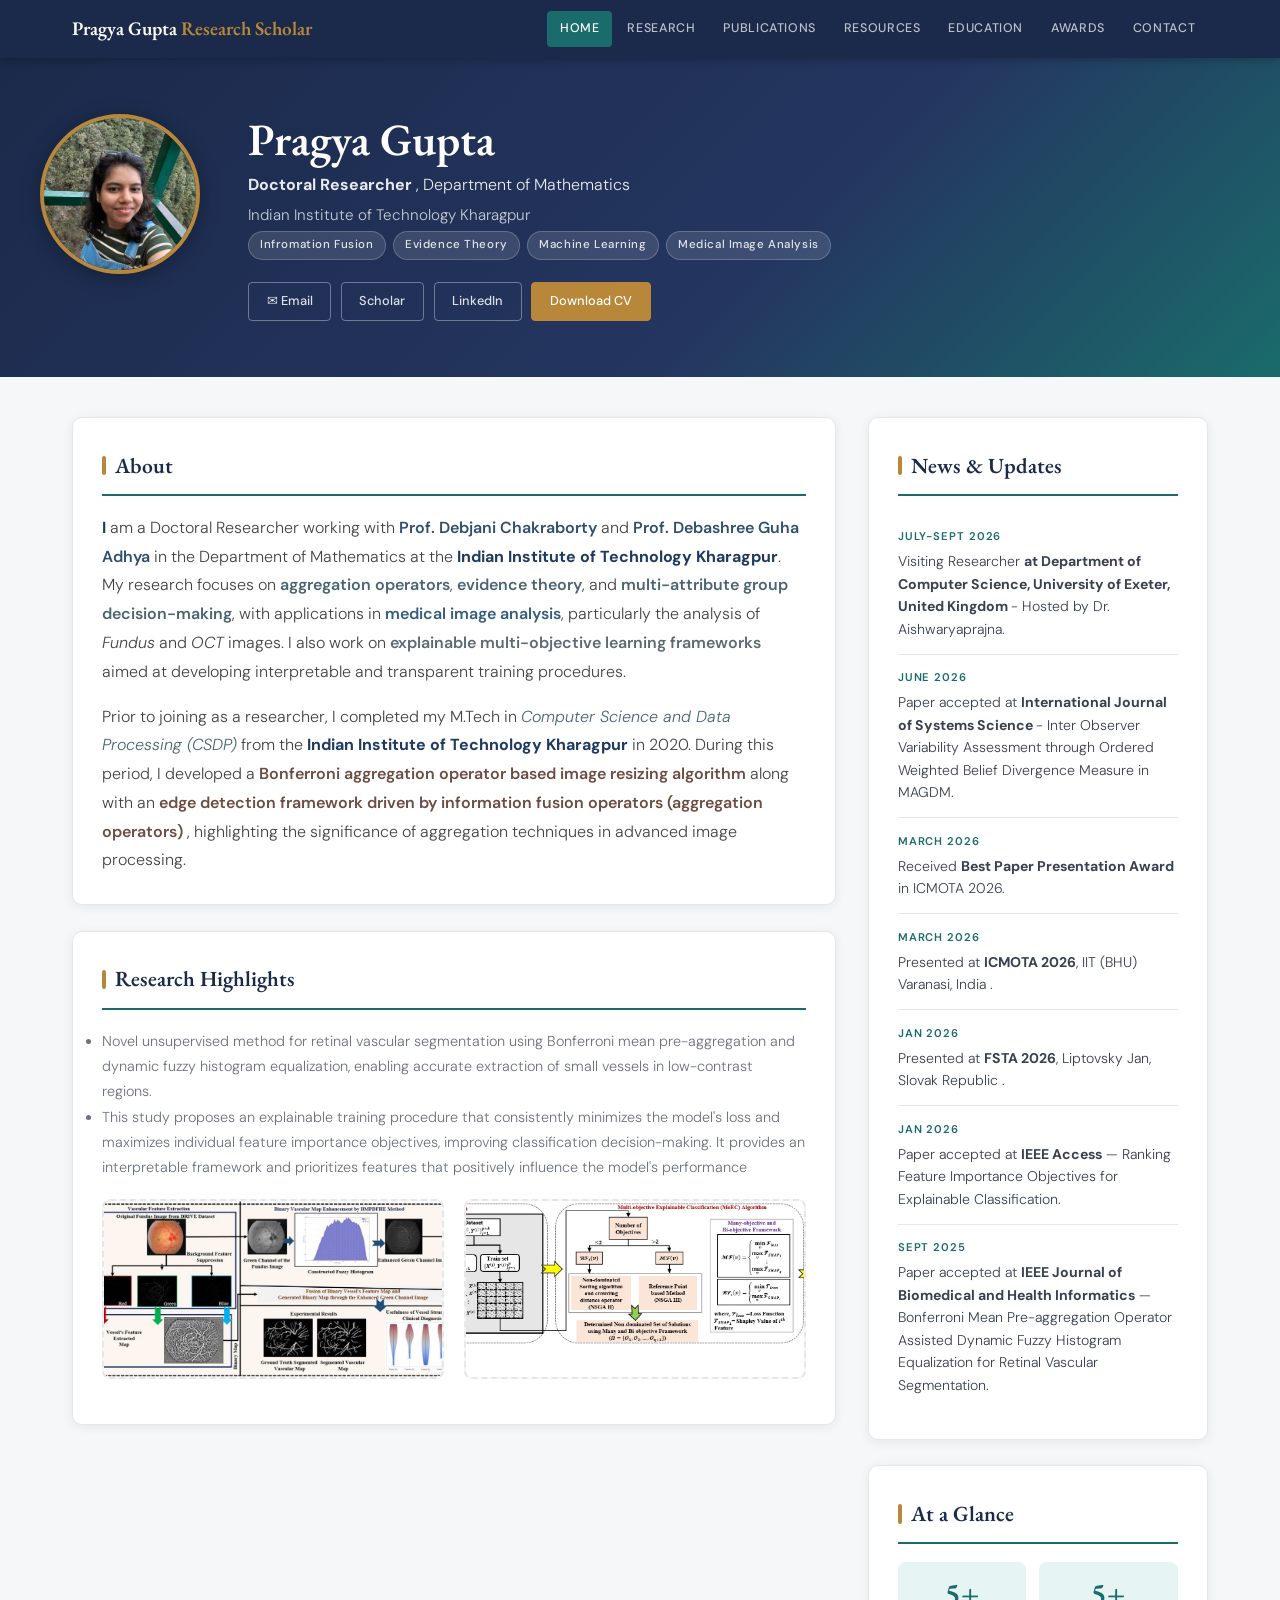
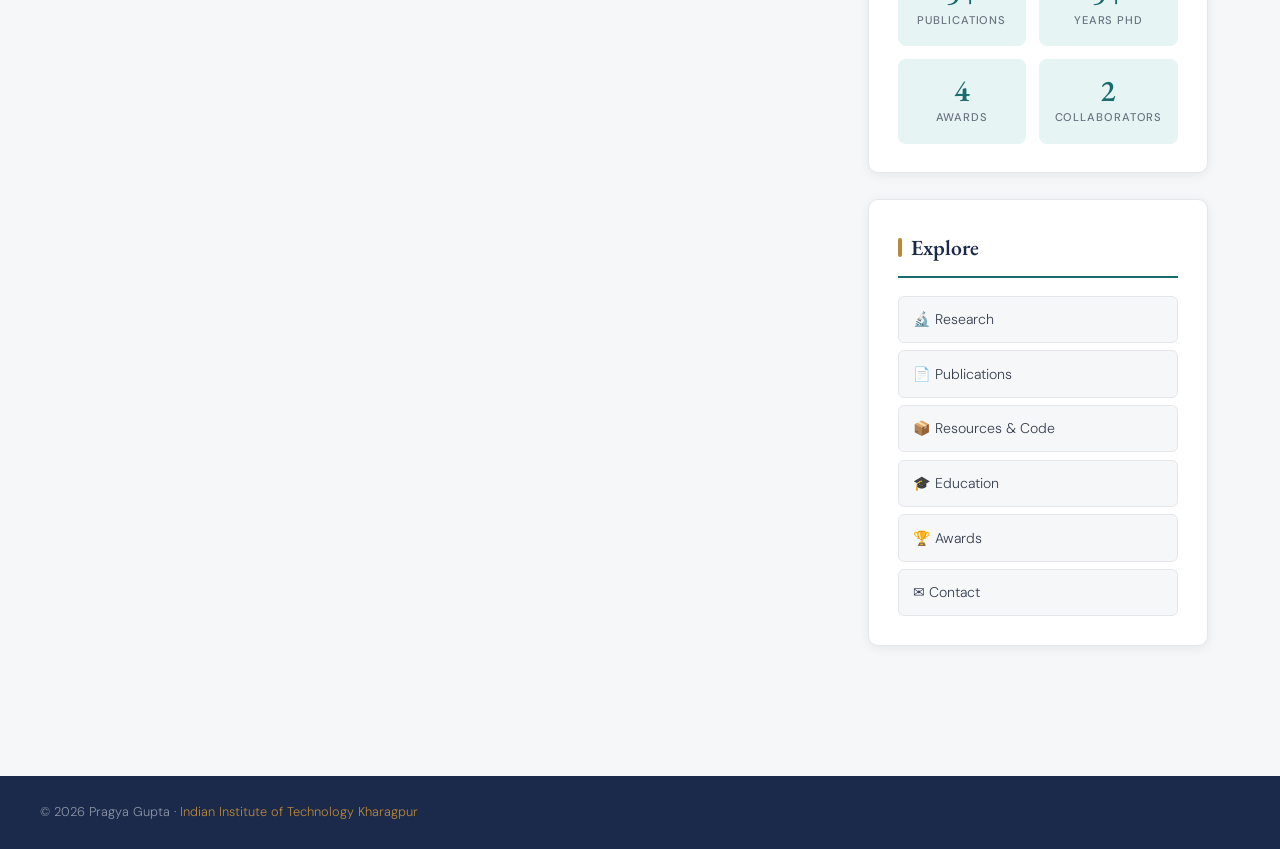
<file: index.html>
<!DOCTYPE html>
<html lang="en">
<head>
  <meta charset="UTF-8"/>
  <meta name="viewport" content="width=device-width, initial-scale=1.0"/>
  <title>Pragya Gupta — Academic Portfolio</title>
  <link href="https://fonts.googleapis.com/css2?family=EB+Garamond:ital,wght@0,400;0,500;0,600;1,400&family=DM+Sans:wght@300;400;500;600&display=swap" rel="stylesheet"/>
  <link rel="stylesheet" href="style.css"/>
</head>
<body>

  <!-- ── TOP BAR ── -->
  <header id="header">
    <div class="header-inner">
      <a href="index.html" class="site-title">Pragya Gupta <span>Research Scholar</span></a>
      <nav class="main-nav">
        <a href="index.html" class="active">Home</a>
        <a href="research.html">Research</a>
        <a href="publications.html">Publications</a>
        <a href="resources.html">Resources</a>
        <a href="education.html">Education</a>
        <a href="awards.html">Awards</a>
        <a href="contact.html">Contact</a>
      </nav>
      <button class="burger" id="burger">&#9776;</button>
    </div>
  </header>

  <!-- ── MOBILE NAV ── -->
  <div class="mobile-nav" id="mobileNav">
    <a href="index.html">Home</a>
    <a href="research.html">Research</a>
    <a href="publications.html">Publications</a>
    <a href="resources.html">Resources</a>
    <a href="education.html">Education</a>
    <a href="awards.html">Awards</a>
    <a href="contact.html">Contact</a>
  </div>

  <!-- ── HERO BANNER ── -->
  <section class="hero-banner">
    <div class="hero-content">
      <div class="hero-photo-col">
        <!-- Replace src with your photo path -->
        <div class="photo-frame">
          <img src="photo.jpg" alt="Pragya Gupta" onerror="this.style.display='none';this.nextElementSibling.style.display='flex'"/>
          <div class="photo-fallback">YN</div>
        </div>
      </div>
      <div class="hero-text-col">
        <h1 class="hero-name">Pragya Gupta</h1>
        <!--p class="hero-degree">PhD, [Your Degree/Specialisation]</p>-->
        <p class="hero-position"><strong>Doctoral Researcher </strong>, Department of Mathematics</p>
        <p class="hero-inst">Indian Institute of Technology Kharagpur</p>
        <!--p class="hero-also">Affiliated Researcher, [Second Institution if any]</p>-->
        <div class="hero-tags">
          <span>Infromation Fusion</span><span>Evidence Theory</span><span>Machine Learning</span><span>Medical Image Analysis</span>
        </div>
        <div class="hero-links">
          <a href="mailto:g.pragya1@gmil.com" class="hl-btn">✉ Email</a>
          <a href="https://scholar.google.com/citations?user=7JO9yAkAAAAJ&hl=en" target="_blank" class="hl-btn">Scholar</a>
          <a href="https://www.linkedin.com/in/pragya-gupta-551189179/" target="_blank" class="hl-btn">LinkedIn</a>
          <a href="https://drive.google.com/file/d/14ePbPcTTT4X_976JHAFce2rC9c4yaLkR/view?usp=drive_link" class="hl-btn hl-primary">Download CV</a>
        </div>
      </div>
    </div>
  </section>

  <!-- ── MAIN CONTENT ── -->
  <main class="page-main">
    <div class="content-cols">

      <!-- LEFT: BIO + NEWS -->
      <div class="col-main">

        <!-- Bio -->
        <section class="card" id="bio">
          <h2 class="card-title">About</h2>
          <div class="bio-text">
            <!--p>
              <strong>I</strong> am a Doctoral Researcher working with Prof. Debjani Chakraborty and Prof. Debashree Guha Adhya in the Department of Mathematics 
              at the Indian Institute of Technology Kharagpur. My research focuses on <em>constructing aggregation operators, evidence theory for multi-attribute 
              group decision-making</em> with applications to <em>medical image analysis, specifically the analysis of patterns in Fundus and OCT images</em>. 
              In addition, I have expertise in designing an explainable multi-objective model to obtain an interpretable training procedure. 
            </p>
            <p>
              Prior to joining as a researcher, I completed M.Tech in <em>Computer Science and Data Processing (CSDP)</em> from the Indian Institute of Technology 
              Kharagpur in 2020. Here, I have developed a Bonferroni aggregation operator based image resizing algorithm and edge detection framework depeding on developed
              aggregation operator (information fusion operator).
              
              
            <!--p>
              They are a recipient of [fellowship/scholarship name] and have been involved with [society/community]. Their work aims to [one-sentence mission statement].
            </p>
            <p>
              <strong>Specialities:</strong> <em>[Field 1], [Field 2], [Field 3], [Field 4], [Field 5]</em>
            </p>-->
            <!--p>
            <strong>I</strong> am a Doctoral Researcher working with Prof. Debjani Chakraborty and Prof. Debashree Guha Adhya in the Department of Mathematics 
            at the <strong>Indian Institute of Technology Kharagpur</strong>. My research focuses on <strong>aggregation operators</strong>, 
            <strong>evidence theory</strong>, and <strong>multi-attribute group decision-making</strong>, with applications in 
            <strong>medical image analysis</strong>, particularly the analysis of <em>Fundus</em> and <em>OCT</em> images. 
            I also work on <strong>explainable multi-objective learning frameworks</strong> aimed at developing interpretable and transparent training procedures.
          </p>
          
          <p>
            Prior to joining as a researcher, I completed my M.Tech in <em>Computer Science and Data Processing (CSDP)</em> from the 
            <strong>Indian Institute of Technology Kharagpur</strong> in 2020. During this period, I developed a 
            <strong>Bonferroni aggregation operator–based image resizing algorithm</strong> along with an 
            <strong>edge detection framework driven by information fusion through aggregation operators</strong>, 
            highlighting the role of mathematical aggregation techniques in advanced image processing and analysis.
          </p>-->
            <p style="font-size:16px; line-height:1.8; color:#444;">
  <strong style="color:#1F3A5F;">I</strong> am a Doctoral Researcher working with 
  <span style="color:#2F4F6F; font-weight:600;">Prof. Debjani Chakraborty</span> and 
  <span style="color:#2F4F6F; font-weight:600;">Prof. Debashree Guha Adhya</span> in the Department of Mathematics 
  at the <strong style="color:#1F3A5F;">Indian Institute of Technology Kharagpur</strong>. 
  My research focuses on 
  <span style="color:#4A6572; font-weight:600;">aggregation operators</span>, 
  <span style="color:#4A6572; font-weight:600;">evidence theory</span>, and 
  <span style="color:#4A6572; font-weight:600;">multi-attribute group decision-making</span>, 
  with applications in 
  <span style="color:#355C7D; font-weight:600;">medical image analysis</span>, particularly the analysis of 
  <em>Fundus</em> and <em>OCT</em> images. 
  I also work on 
  <span style="color:#5C6B73; font-weight:600;">
    explainable multi-objective learning frameworks
  </span> aimed at developing interpretable and transparent training procedures.
</p>

<p style="font-size:16px; line-height:1.8; color:#444;">
  Prior to joining as a researcher, I completed my M.Tech in 
  <em style="color:#4A6572;">Computer Science and Data Processing (CSDP)</em> from the 
  <strong style="color:#1F3A5F;">Indian Institute of Technology Kharagpur</strong> in 2020. 
  During this period, I developed a 
  <span style="color:#6D4C41; font-weight:600;">
    Bonferroni aggregation operator based image resizing algorithm
  </span> along with an 
  <span style="color:#6D4C41; font-weight:600;">
    edge detection framework driven by information fusion operators (aggregation operators)
  </span>, highlighting the significance of aggregation techniques in advanced image processing.
</p>

            
          </div>
        </section>

        <!-- Research GIF / Image Zone -->
       <section class="card" id="gif-zone">
          <h2 class="card-title">Research Highlights</h2>
          <p class="card-sub">
            <ul class="card-sub">
            <li>
              Novel unsupervised method for retinal vascular segmentation using Bonferroni mean pre-aggregation and dynamic fuzzy histogram equalization, enabling accurate extraction of small vessels in low-contrast regions.
            </li>
            <li>
              This study proposes an explainable training procedure that consistently minimizes the model's loss and maximizes individual feature importance objectives, improving classification decision-making. It provides an interpretable framework and prioritizes features that positively influence the model's performance
            </li>
          </ul>
          </p>
        
          <div class="gif-grid">

            <!-- Slot 1 -->
            <div class="gif-slot">
              <img src="research1.jpg" alt="Research visual 1" class="gif-img"
                   onerror="this.style.display='none'; this.nextElementSibling.style.display='flex';">
          
              <div class="gif-placeholder" style="display:none;">
                <div class="gif-icon">🎞</div>
                <p>research1.jpg</p>
                <!--span>
                  Novel unsupervised method for retinal vascular segmentation using Bonferroni mean pre-aggregation and dynamic fuzzy histogram equalization, enabling accurate extraction of small vessels in low-contrast regions.
                </span>-->
              </div>
            </div>
          
            <!-- Slot 2 -->
            <div class="gif-slot">
              <img src="research2.jpeg" alt="Research visual 2" class="gif-img"
                   onerror="this.style.display='none'; this.nextElementSibling.style.display='flex';">
          
              <div class="gif-placeholder" style="display:none;">
                <div class="gif-icon">🎞</div>
                <p>research2.jpeg</p>
                <span>Replace with your image or GIF</span>
              </div>
            </div>
          
          </div> <!-- ✅ ONLY ONE closing gif-grid -->
        
          <!--p class="img-hint">
            💡 <strong>How to add images/GIFs:</strong>
            Upload your file to GitHub alongside <code>index.html</code>, then replace
            <code>research1.gif</code> with your filename in the HTML.
          </p>-->
      </section>

      </div>

      <!-- RIGHT: NEWS + QUICK LINKS -->
      <div class="col-side">

        <!-- News -->
        <section class="card news-card" id="news">
          <h2 class="card-title">News &amp; Updates</h2>
          <ul class="news-list">
            <li>
              <span class="news-date">July-Sept 2026</span>
              <p> Visiting Researcher <strong>at Department of Computer Science, University of Exeter, United Kingdom </strong>- Hosted by Dr. Aishwaryaprajna.</p>
            </li>
            
            <li>
              <span class="news-date">June 2026</span>
              <p>Paper accepted at <strong>International Journal of Systems Science </strong>- Inter Observer Variability Assessment through Ordered Weighted Belief Divergence Measure in MAGDM.</p>
            </li>
            <li>
              <span class="news-date">March 2026</span>
              <p>Received <strong> Best Paper Presentation Award </strong> in ICMOTA 2026.</p>
            </li>
            <li>
              <span class="news-date">March 2026</span>
              <p>Presented at <strong>ICMOTA 2026</strong>, IIT (BHU) Varanasi, India .</p>
            </li>
            <li>
              <span class="news-date">Jan 2026</span>
              <p>Presented at <strong>FSTA 2026</strong>, Liptovsky Jan, Slovak Republic .</p>
            </li>
            
            <li>
              <span class="news-date">Jan 2026</span>
              <p>Paper accepted at <strong>IEEE Access</strong> — Ranking Feature Importance Objectives for Explainable Classification.</p>
            </li>
            <li>
              <span class="news-date">Sept 2025</span>
              <p>Paper accepted at <strong>IEEE Journal of Biomedical and Health Informatics</strong> — Bonferroni Mean Pre-aggregation
Operator Assisted Dynamic Fuzzy Histogram Equalization for Retinal Vascular Segmentation.</p>
            </li>
            <!--li>
              <span class="news-date">Aug 2024</span>
              <p>Received <strong>[Award / Fellowship Name]</strong> from [Organisation].</p>
            </li>
            <li>
              <span class="news-date">Jun 2024</span>
              <p>New preprint available on arXiv: <a href="#">[Short paper title]</a>.</p>
            </li>
            <li>
              <span class="news-date">Mar 2024</span>
              <p>Started research collaboration with <strong>[Lab / University]</strong>.</p>
            </li>-->
          </ul>
        </section>

        <!-- Quick Stats -->
        <section class="card stats-card">
          <h2 class="card-title">At a Glance</h2>
          <div class="stats-grid">
            <div class="stat-box"><span class="sn">5+</span><span class="sl">Publications</span></div>
            <div class="stat-box"><span class="sn">5+</span><span class="sl">Years PhD</span></div>
            <div class="stat-box"><span class="sn">4</span><span class="sl">Awards</span></div>
            <div class="stat-box"><span class="sn">2</span><span class="sl">Collaborators</span></div>
          </div>
        </section>

        <!-- Quick Nav -->
        <section class="card qnav-card">
          <h2 class="card-title">Explore</h2>
          <div class="qnav-links">
            <a href="research.html">🔬 Research</a>
            <a href="publications.html">📄 Publications</a>
            <a href="resources.html">📦 Resources &amp; Code</a>
            <a href="education.html">🎓 Education</a>
            <a href="awards.html">🏆 Awards</a>
            <a href="contact.html">✉ Contact</a>
          </div>
        </section>

      </div>
    </div>
  </main>

  <footer class="site-footer">
    <div class="footer-inner">
      <span>© 2026 Pragya Gupta · <a href="index.html">Indian Institute of Technology Kharagpur</a></span>
      <!--span>Built with GitHub Pages</span>-->
    </div>
  </footer>

  <script src="nav.js"></script>
</body>
</html>
</file>
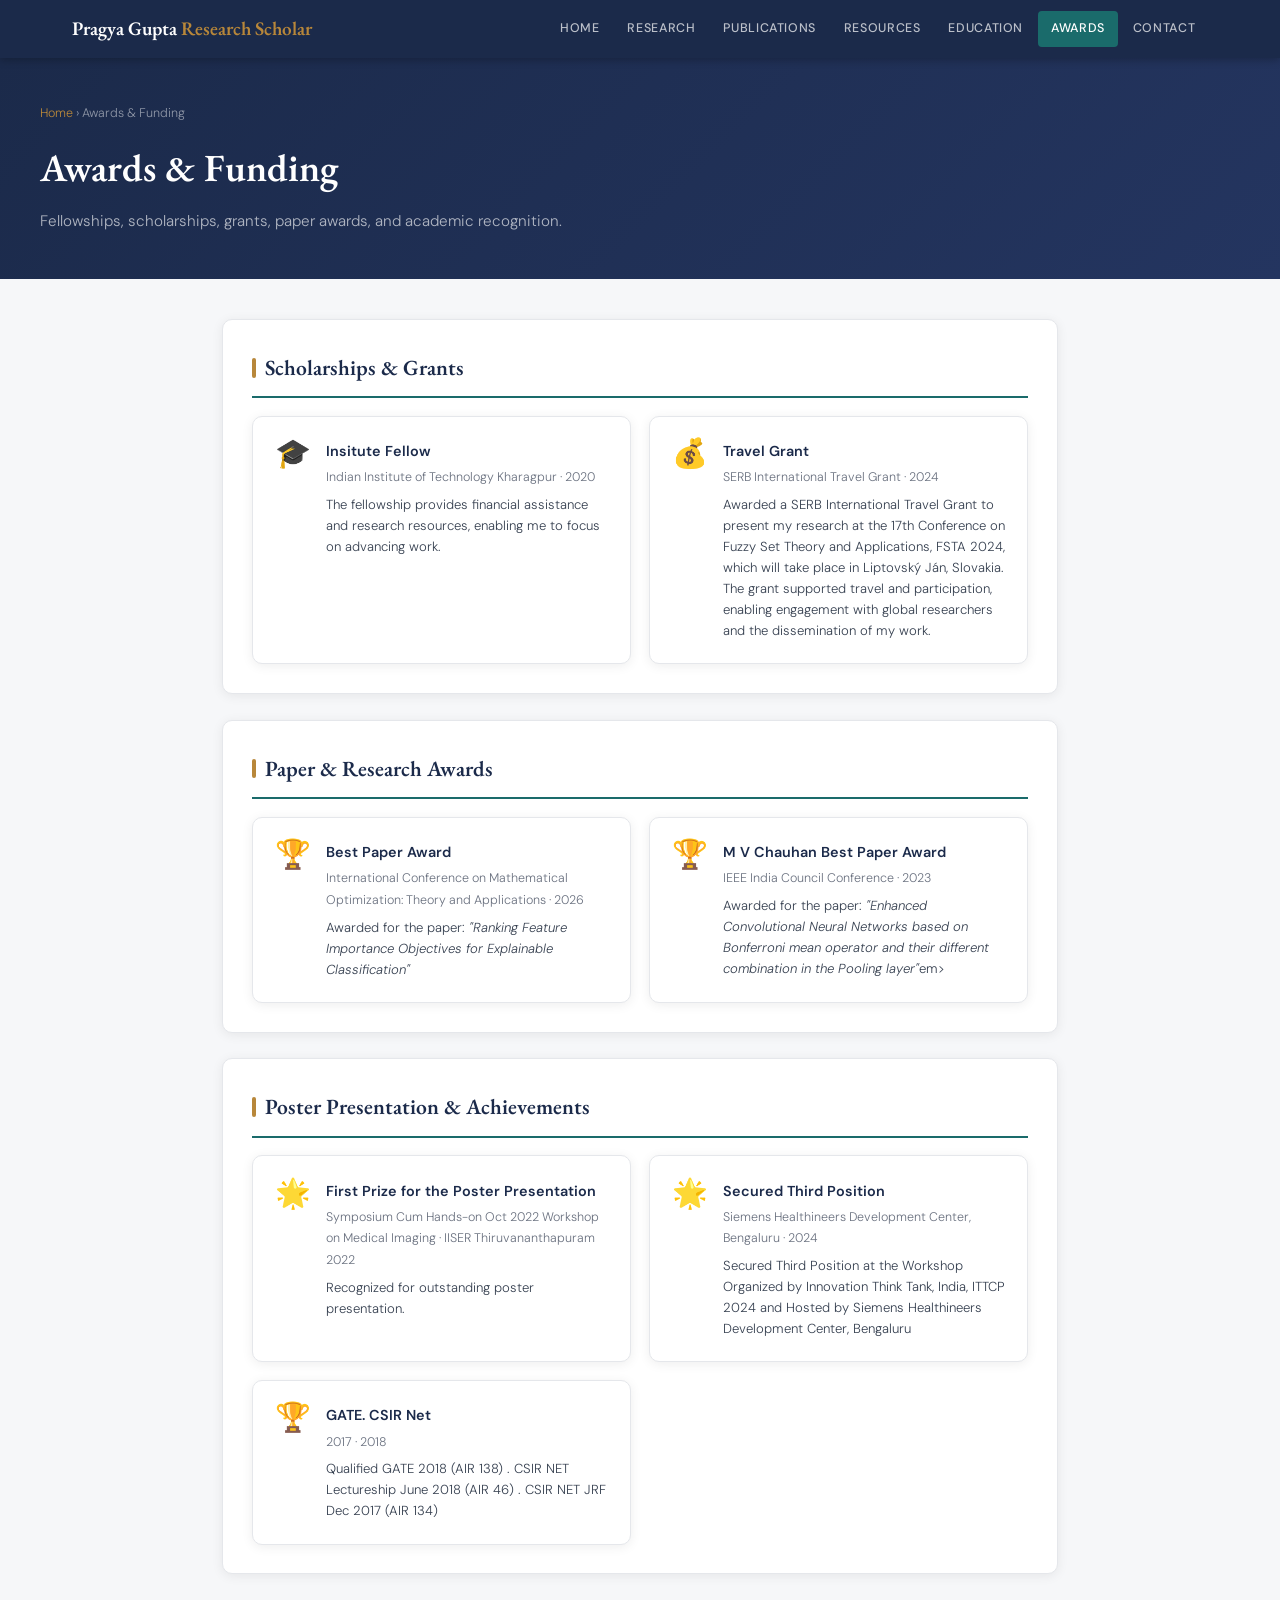
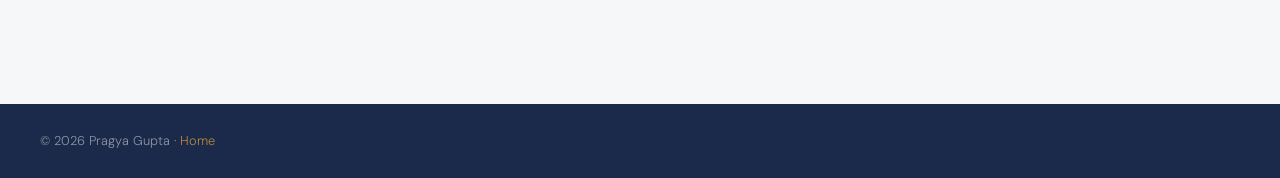
<file: awards.html>
<!DOCTYPE html>
<html lang="en">
<head>
  <meta charset="UTF-8"/>
  <meta name="viewport" content="width=device-width, initial-scale=1.0"/>
  <title>Awards — Your Name</title>
  <link href="https://fonts.googleapis.com/css2?family=EB+Garamond:ital,wght@0,400;0,500;0,600;1,400&family=DM+Sans:wght@300;400;500;600&display=swap" rel="stylesheet"/>
  <link rel="stylesheet" href="style.css"/>
</head>
<body>
  <header id="header">
    <div class="header-inner">
      <a href="index.html" class="site-title">Pragya Gupta <span>Research Scholar</span></a>
      <nav class="main-nav">
        <a href="index.html">Home</a><a href="research.html">Research</a>
        <a href="publications.html">Publications</a><a href="resources.html">Resources</a>
        <a href="education.html">Education</a>
        <a href="awards.html" class="active">Awards</a><a href="contact.html">Contact</a>
      </nav>
      <button class="burger" id="burger">&#9776;</button>
    </div>
  </header>
  <div class="mobile-nav" id="mobileNav">
    <a href="index.html">Home</a><a href="research.html">Research</a>
    <a href="publications.html">Publications</a><a href="resources.html">Resources</a>
    <a href="education.html">Education</a><a href="awards.html">Awards</a><a href="contact.html">Contact</a>
  </div>

  <div class="page-hero">
    <div class="page-hero-inner">
      <div class="breadcrumb"><a href="index.html">Home</a> › Awards &amp; Funding</div>
      <h1>Awards &amp; Funding</h1>
      <p>Fellowships, scholarships, grants, paper awards, and academic recognition.</p>
    </div>
  </div>

  <main class="page-single">

    <div class="card">
      <h2 class="card-title">Scholarships &amp; Grants</h2>
      <div class="awards-grid">
        <div class="aw-item">
          <div class="aw-icon">🎓</div>
          <div>
            <div class="aw-name">Insitute Fellow</div>
            <div class="aw-org">Indian Institute of Technology Kharagpur · 2020</div>
            <div class="aw-desc">The fellowship provides financial assistance and research resources, enabling me to focus on advancing work.</div>
          </div>
        </div>
        <!---div class="aw-item">
          <div class="aw-icon">🌍</div>
          <div>
            <div class="aw-name">International Research Grant</div>
            <div class="aw-org">Funding Body · Year</div>
            <div class="aw-desc">Description of the grant — purpose, amount (if shareable), and project it supported.</div>
          </div>
        </div>-->
        <div class="aw-item">
          <div class="aw-icon">💰</div>
          <div>
            <div class="aw-name">Travel Grant </div>
            <div class="aw-org">SERB International Travel Grant · 2024</div>
            <div class="aw-desc">Awarded a SERB International Travel Grant to present my research at the 17th Conference on Fuzzy Set Theory and Applications, FSTA 2024, which will take place in Liptovský Ján, Slovakia. The grant supported travel and participation, enabling engagement with global researchers and the dissemination of my work. </div>
          </div>
        </div>
      </div>
    </div>

    <div class="card">
      <h2 class="card-title">Paper &amp; Research Awards</h2>
      <div class="awards-grid">
        <div class="aw-item">
          <div class="aw-icon">🏆</div>
          <div>
            <div class="aw-name">Best Paper Award</div>
            <div class="aw-org">International Conference on Mathematical Optimization: Theory and Applications · 2026</div>
            <div class="aw-desc">Awarded for the paper: <em>"Ranking Feature Importance Objectives for Explainable Classification"</em></div>
          </div>
        </div>
        <div class="aw-item">
          <div class="aw-icon">🏆</div>
          <div>
            <div class="aw-name">M V Chauhan Best Paper Award</div>
            <div class="aw-org">IEEE India Council Conference · 2023</div>
            <div class="aw-desc">Awarded for the paper: <em>"Enhanced Convolutional Neural Networks based on Bonferroni mean operator and their different
combination in the Pooling layer"</em>em></div>
          </div>
        </div>
      </div>
    </div>

    <div class="card">
      <h2 class="card-title">Poster Presentation &amp; Achievements </h2>
      <div class="awards-grid">
        <div class="aw-item">
          <div class="aw-icon">🌟</div>
          <div>
            <div class="aw-name">First Prize for the Poster Presentation</div>
            <div class="aw-org">Symposium Cum Hands-on Oct 2022
Workshop on Medical Imaging · IISER Thiruvananthapuram 2022</div>
            <div class="aw-desc"> Recognized for outstanding poster presentation.</div>
          </div>
        </div>
        <div class="aw-item">
          <div class="aw-icon">🌟</div>
          <div>
            <div class="aw-name">Secured Third Position</div>
            <div class="aw-org">Siemens Healthineers Development Center, Bengaluru · 2024</div>
            <div class="aw-desc">Secured Third Position at the Workshop Organized by Innovation Think Tank, India, ITTCP 2024
and Hosted by Siemens Healthineers Development Center, Bengaluru</div>
          </div>
        </div>
        <div class="aw-item">
          <div class="aw-icon">🏆</div>
          <div>
            <div class="aw-name">GATE. CSIR Net</div>
            <div class="aw-org">2017 · 2018</div>
            <div class="aw-desc">Qualified GATE 2018 (AIR 138) .  CSIR NET Lectureship June 2018 (AIR 46) . CSIR NET JRF Dec 2017 (AIR 134)</div>
          </div>
        </div>
      </div>
    </div>

  </main>

  <footer class="site-footer">
    <div class="footer-inner">
      <span>© 2026 Pragya Gupta · <a href="index.html">Home</a></span>
    </div>
  </footer>
  <script src="nav.js"></script>
</body>
</html>
</file>
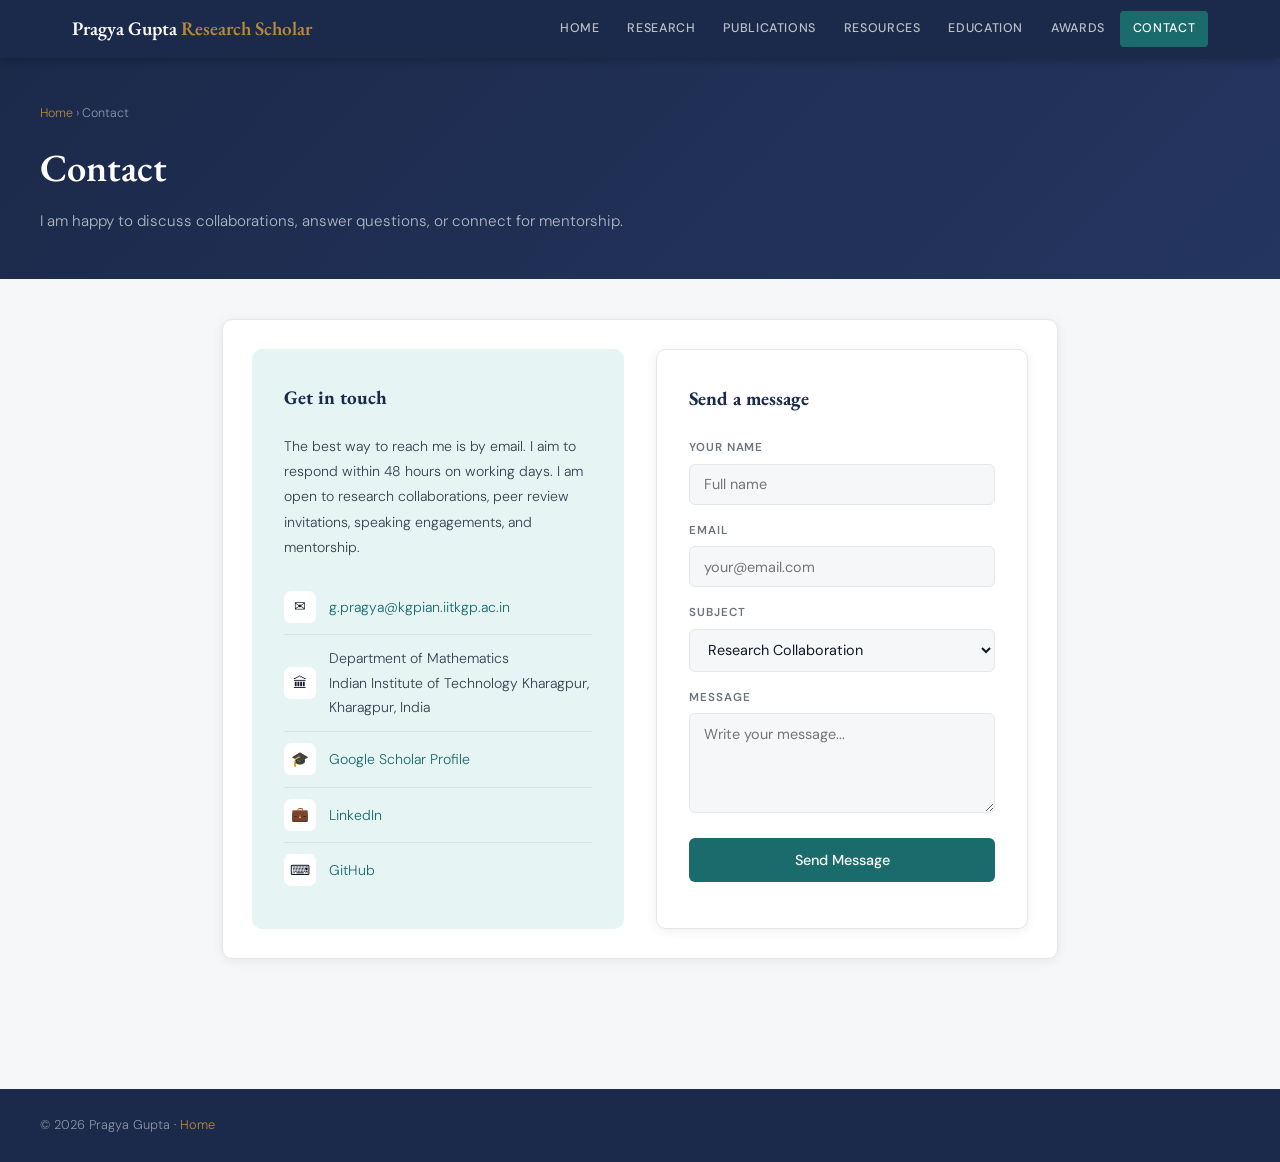
<file: contact.html>
<!DOCTYPE html>
<html lang="en">
<head>
  <meta charset="UTF-8"/>
  <meta name="viewport" content="width=device-width, initial-scale=1.0"/>
  <title>Contact — Pragya Gupta</title>
  <link href="https://fonts.googleapis.com/css2?family=EB+Garamond:ital,wght@0,400;0,500;0,600;1,400&family=DM+Sans:wght@300;400;500;600&display=swap" rel="stylesheet"/>
  <link rel="stylesheet" href="style.css"/>
</head>
<body>
  <header id="header">
    <div class="header-inner">
      <a href="index.html" class="site-title">Pragya Gupta <span>Research Scholar</span></a>
      <nav class="main-nav">
        <a href="index.html">Home</a><a href="research.html">Research</a>
        <a href="publications.html">Publications</a><a href="resources.html">Resources</a>
        <a href="education.html">Education</a><a href="awards.html">Awards</a>
        <a href="contact.html" class="active">Contact</a>
      </nav>
      <button class="burger" id="burger">&#9776;</button>
    </div>
  </header>
  <div class="mobile-nav" id="mobileNav">
    <a href="index.html">Home</a><a href="research.html">Research</a>
    <a href="publications.html">Publications</a><a href="resources.html">Resources</a>
    <a href="education.html">Education</a><a href="awards.html">Awards</a><a href="contact.html">Contact</a>
  </div>

  <div class="page-hero">
    <div class="page-hero-inner">
      <div class="breadcrumb"><a href="index.html">Home</a> › Contact</div>
      <h1>Contact</h1>
      <p>I am happy to discuss collaborations, answer questions, or connect for mentorship.</p>
    </div>
  </div>

  <main class="page-single">

    <div class="card">
      <div class="contact-grid">
        <div class="contact-info-card">
          <h3>Get in touch</h3>
          <p style="font-size:.88rem;color:var(--ink2);line-height:1.8;margin-bottom:1.2rem;">
            The best way to reach me is by email. I aim to respond within 48 hours on working days.
            I am open to research collaborations, peer review invitations, speaking engagements, and mentorship.
          </p>
          <div class="ci-row">
            <div class="ci-icon">✉</div>
            <div class="ci-text"><a href="mailto:you@university.edu">g.pragya@kgpian.iitkgp.ac.in</a></div>
          </div>
          <div class="ci-row">
            <div class="ci-icon">🏛</div>
            <div class="ci-text">Department of Mathematics<br>Indian Institute of Technology Kharagpur, Kharagpur, India</div>
          </div>
          <div class="ci-row">
            <div class="ci-icon">🎓</div>
            <div class="ci-text"><a href="https://scholar.google.com/citations?user=7JO9yAkAAAAJ&hl=en" target="_blank">Google Scholar Profile</a></div>
          </div>
          <div class="ci-row">
            <div class="ci-icon">💼</div>
            <div class="ci-text"><a href="https://www.linkedin.com/in/pragya-gupta-551189179/" target="_blank">LinkedIn</a></div>
          </div>
          <div class="ci-row">
            <div class="ci-icon">⌨</div>
            <div class="ci-text"><a href="https://github.com/PS297" target="_blank">GitHub</a></div>
          </div>
          <!--div class="ci-row">
            <div class="ci-icon">𝕏</div>
            <div class="ci-text"><a href="https://twitter.com" target="_blank">Twitter / X</a></div>
          </div>-->
          <!--div class="ci-row">
            <div class="ci-icon">📄</div>
            <div class="ci-text"><a href="resume.pdf">Download CV / Resume</a></div>
          </div>-->
        </div>

        <!--div class="form-card">
          <h3>Send a message</h3>
          <div class="fg"><label>Your Name</label><input type="text" placeholder="Full name"/></div>
          <div class="fg"><label>Email</label><input type="email" placeholder="your@email.com"/></div>
          <div class="fg"><label>Subject</label>
            <select>
              <option>Research Collaboration</option>
              <option>General Question</option>
              <option>Speaking Invitation</option>
              <option>Mentorship</option>
              <option>Other</option>
            </select>
          </div>
          <div class="fg"><label>Message</label><textarea placeholder="Write your message..."></textarea></div>
          <button class="form-submit" id="sendBtn">Send Message</button>
          <p style="font-size:.75rem;color:var(--ink3);margin-top:.8rem;line-height:1.6;">
            💡 To make this form send real emails, sign up free at <a href="https://formspree.io" target="_blank">formspree.io</a> and add your endpoint as the form action.
          </p>
        </div>-->
        <div class="form-card">

        <h3>Send a message</h3>
      
        <form action="https://formspree.io/f/mlgvpoqg" method="POST">
      
          <div class="fg">
            <label>Your Name</label>
            <input type="text" name="name" placeholder="Full name" required/>
          </div>
      
          <div class="fg">
            <label>Email</label>
            <input type="email" name="email" placeholder="your@email.com" required/>
          </div>
      
          <div class="fg">
            <label>Subject</label>
      
            <select name="subject">
              <option>Research Collaboration</option>
              <option>General Question</option>
              <option>Speaking Invitation</option>
              <option>Mentorship</option>
              <option>Other</option>
            </select>
          </div>
      
          <div class="fg">
            <label>Message</label>
            <textarea name="message" placeholder="Write your message..." required></textarea>
          </div>
      
          <button class="form-submit" type="submit">
            Send Message
          </button>
      
        </form>
      
        <!--p style="font-size:.75rem;color:var(--ink3);margin-top:.8rem;line-height:1.6;">
          Powered by Formspree
        </p>-->
      
      </div>
              
      </div>
    </div>

  </main>

  <footer class="site-footer">
    <div class="footer-inner">
      <span>© 2026 Pragya Gupta · <a href="index.html">Home</a></span>
    </div>
  </footer>
  <script src="nav.js"></script>
  <!--script>
    document.getElementById('sendBtn').addEventListener('click', () => {
      alert('Form submitted! Connect to Formspree to make this send real emails.');
    });
  </script>-->
</body>
</html>
</file>
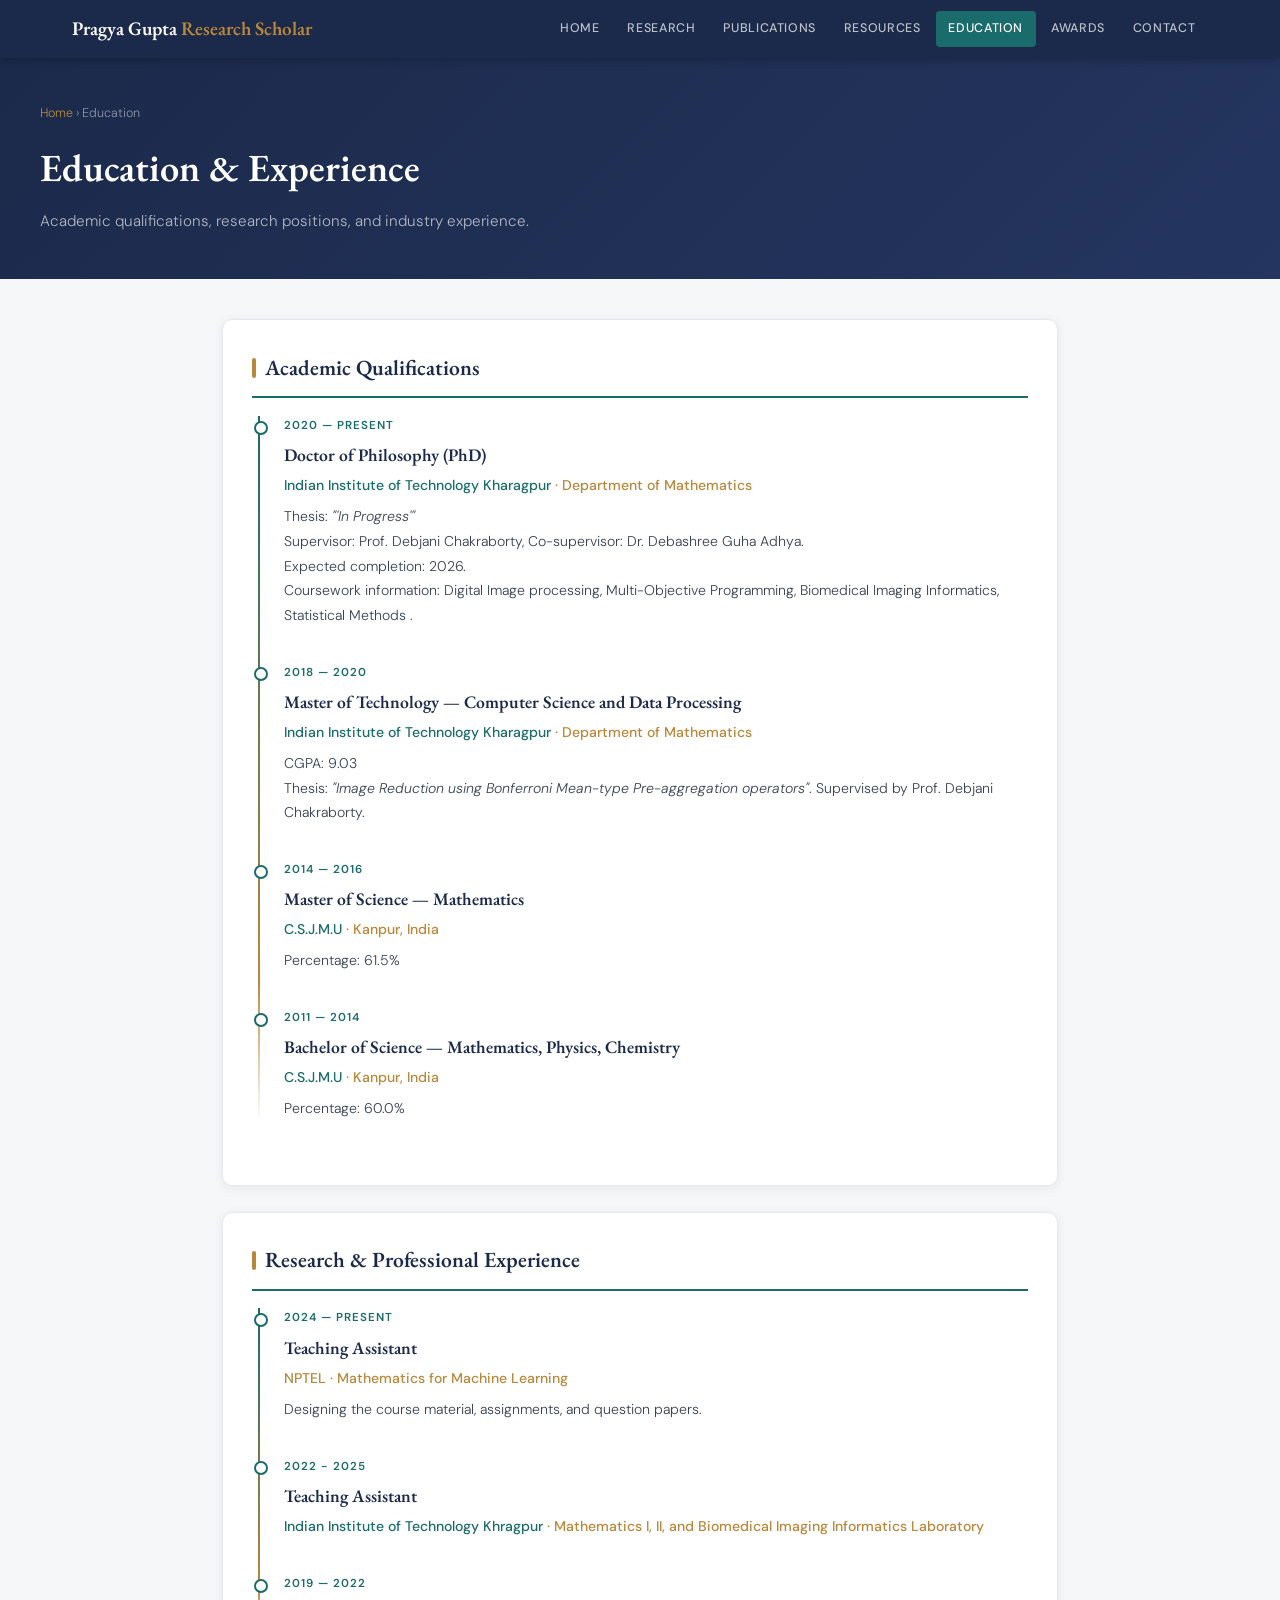
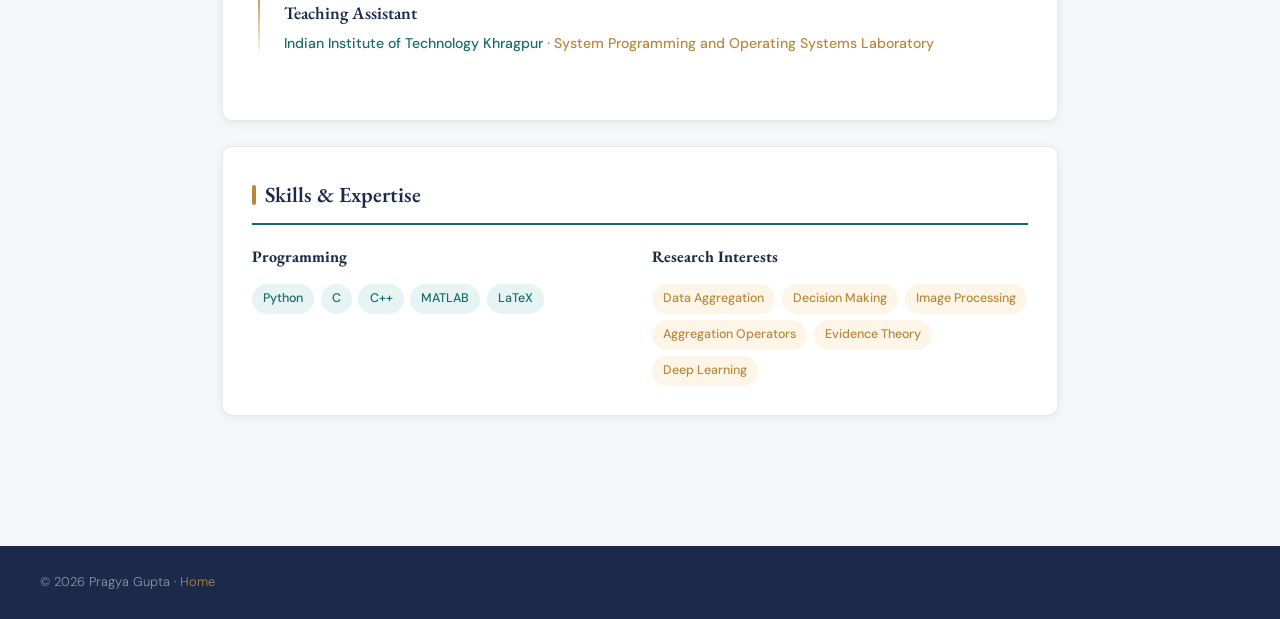
<file: education.html>
<!DOCTYPE html>
<html lang="en">
<head>
  <meta charset="UTF-8"/>
  <meta name="viewport" content="width=device-width, initial-scale=1.0"/>
  <title>Education — Pragya Gupta</title>
  <link href="https://fonts.googleapis.com/css2?family=EB+Garamond:ital,wght@0,400;0,500;0,600;1,400&family=DM+Sans:wght@300;400;500;600&display=swap" rel="stylesheet"/>
  <link rel="stylesheet" href="style.css"/>
</head>
<body>
  <header id="header">
    <div class="header-inner">
      <a href="index.html" class="site-title">Pragya Gupta <span>Research Scholar</span></a>
      <nav class="main-nav">
        <a href="index.html">Home</a><a href="research.html">Research</a>
        <a href="publications.html">Publications</a><a href="resources.html">Resources</a>
        <a href="education.html" class="active">Education</a>
        <a href="awards.html">Awards</a><a href="contact.html">Contact</a>
      </nav>
      <button class="burger" id="burger">&#9776;</button>
    </div>
  </header>
  <div class="mobile-nav" id="mobileNav">
    <a href="index.html">Home</a><a href="research.html">Research</a>
    <a href="publications.html">Publications</a><a href="resources.html">Resources</a>
    <a href="education.html">Education</a><a href="awards.html">Awards</a><a href="contact.html">Contact</a>
  </div>

  <div class="page-hero">
    <div class="page-hero-inner">
      <div class="breadcrumb"><a href="index.html">Home</a> › Education</div>
      <h1>Education &amp; Experience</h1>
      <p>Academic qualifications, research positions, and industry experience.</p>
    </div>
  </div>

  <main class="page-single">

    <div class="card">
      <h2 class="card-title">Academic Qualifications</h2>
      <div class="edu-timeline">

        <div class="edu-item">
          <div class="edu-year">2020 — Present</div>
          <div class="edu-degree">Doctor of Philosophy (PhD)</div>
          <div class="edu-inst"><a href="#">Indian Institute of Technology Kharagpur</a> · Department of Mathematics</div>
          <div class="edu-desc">
            <p>Thesis: <em>"'In Progress'"</em></p>
            <p>Supervisor: Prof. Debjani Chakraborty, Co-supervisor: Dr. Debashree Guha Adhya.</p>
            <p>Expected completion: 2026.</p>
            <p>Coursework information: Digital Image processing, Multi-Objective Programming, Biomedical Imaging Informatics, Statistical Methods .</p>
          </div>
        </div>

        <div class="edu-item">
          <div class="edu-year">2018 — 2020</div>
          <div class="edu-degree">Master of Technology — Computer Science and Data Processing</div>
          <div class="edu-inst"><a href="#">Indian Institute of Technology Kharagpur</a> · Department of Mathematics</div>
          <div class="edu-desc">
            <p>CGPA: 9.03</p>
            <p>Thesis: <em>"Image Reduction using Bonferroni Mean-type Pre-aggregation operators"</em>. Supervised by Prof. Debjani Chakraborty.</p>
          </div>
        </div>

        <div class="edu-item">
          <div class="edu-year">2014 — 2016</div>
          <div class="edu-degree">Master of Science — Mathematics</div>
          <div class="edu-inst"><a href="#">C.S.J.M.U</a> · Kanpur, India</div>
          <div class="edu-desc">
            <p>Percentage: 61.5%</p>
          </div>
        </div>

        <div class="edu-item">
          <div class="edu-year">2011 — 2014</div>
          <div class="edu-degree">Bachelor of Science — Mathematics, Physics, Chemistry</div>
          <div class="edu-inst"><a href="#">C.S.J.M.U</a> · Kanpur, India</div>
          <div class="edu-desc">
            <p>Percentage: 60.0%</p>
          </div>
        </div>

      </div>
    </div>

    <div class="card">
      <h2 class="card-title">Research &amp; Professional Experience</h2>
      <div class="edu-timeline">

        <div class="edu-item">
          <div class="edu-year">2024 — Present</div>
          <div class="edu-degree">Teaching Assistant</div>
          <div class="edu-inst">NPTEL · Mathematics for Machine Learning</div>
          <div class="edu-desc">
            <p>Designing the course material, assignments, and question papers.</p>
          </div>
        </div>

        <div class="edu-item">
          <div class="edu-year">2022 - 2025</div>
          <div class="edu-degree">Teaching Assistant</div>
          <div class="edu-inst"><a href="#">Indian Institute of Technology Khragpur </a> · Mathematics I, II, and Biomedical Imaging Informatics Laboratory</div>
    
        </div>

        <div class="edu-item">
          <div class="edu-year">2019 — 2022</div>
          <div class="edu-degree">Teaching Assistant</div>
          <div class="edu-inst"><a href="#">Indian Institute of Technology Khragpur </a> · System Programming and Operating Systems Laboratory</div>

        </div>

      </div>
    </div>

    <div class="card">
      <h2 class="card-title">Skills &amp; Expertise</h2>
      <div style="display:grid;grid-template-columns:1fr 1fr;gap:1.5rem;">
        <div>
          <h3 style="font-family:var(--serif);font-size:1rem;color:var(--navy);margin-bottom:.8rem;">Programming</h3>
          <div style="display:flex;flex-wrap:wrap;gap:.4rem;">
            <span style="padding:.25rem .7rem;background:var(--teal-light);color:var(--teal);border-radius:99px;font-size:.78rem;font-weight:500;">Python</span>
            <span style="padding:.25rem .7rem;background:var(--teal-light);color:var(--teal);border-radius:99px;font-size:.78rem;font-weight:500;">C</span>
            <span style="padding:.25rem .7rem;background:var(--teal-light);color:var(--teal);border-radius:99px;font-size:.78rem;font-weight:500;">C++</span>
            <span style="padding:.25rem .7rem;background:var(--teal-light);color:var(--teal);border-radius:99px;font-size:.78rem;font-weight:500;">MATLAB</span>
            <span style="padding:.25rem .7rem;background:var(--teal-light);color:var(--teal);border-radius:99px;font-size:.78rem;font-weight:500;">LaTeX</span>
          </div>
        </div>
        <div>
          <h3 style="font-family:var(--serif);font-size:1rem;color:var(--navy);margin-bottom:.8rem;">Research Interests</h3>
          <div style="display:flex;flex-wrap:wrap;gap:.4rem;">
            <span style="padding:.25rem .7rem;background:var(--gold-light);color:var(--gold);border-radius:99px;font-size:.78rem;font-weight:500;">Data Aggregation</span>
            <span style="padding:.25rem .7rem;background:var(--gold-light);color:var(--gold);border-radius:99px;font-size:.78rem;font-weight:500;">Decision Making</span>
            <span style="padding:.25rem .7rem;background:var(--gold-light);color:var(--gold);border-radius:99px;font-size:.78rem;font-weight:500;">Image Processing</span>
            <span style="padding:.25rem .7rem;background:var(--gold-light);color:var(--gold);border-radius:99px;font-size:.78rem;font-weight:500;">Aggregation Operators</span>
            <span style="padding:.25rem .7rem;background:var(--gold-light);color:var(--gold);border-radius:99px;font-size:.78rem;font-weight:500;">Evidence Theory</span>
            <span style="padding:.25rem .7rem;background:var(--gold-light);color:var(--gold);border-radius:99px;font-size:.78rem;font-weight:500;">Deep Learning</span>
          </div>
        </div>
      </div>
    </div>

  </main>

  <footer class="site-footer">
    <div class="footer-inner">
      <span>© 2026 Pragya Gupta · <a href="index.html">Home</a></span>
      
    </div>
  </footer>
  <script src="nav.js"></script>
</body>
</html>
</file>
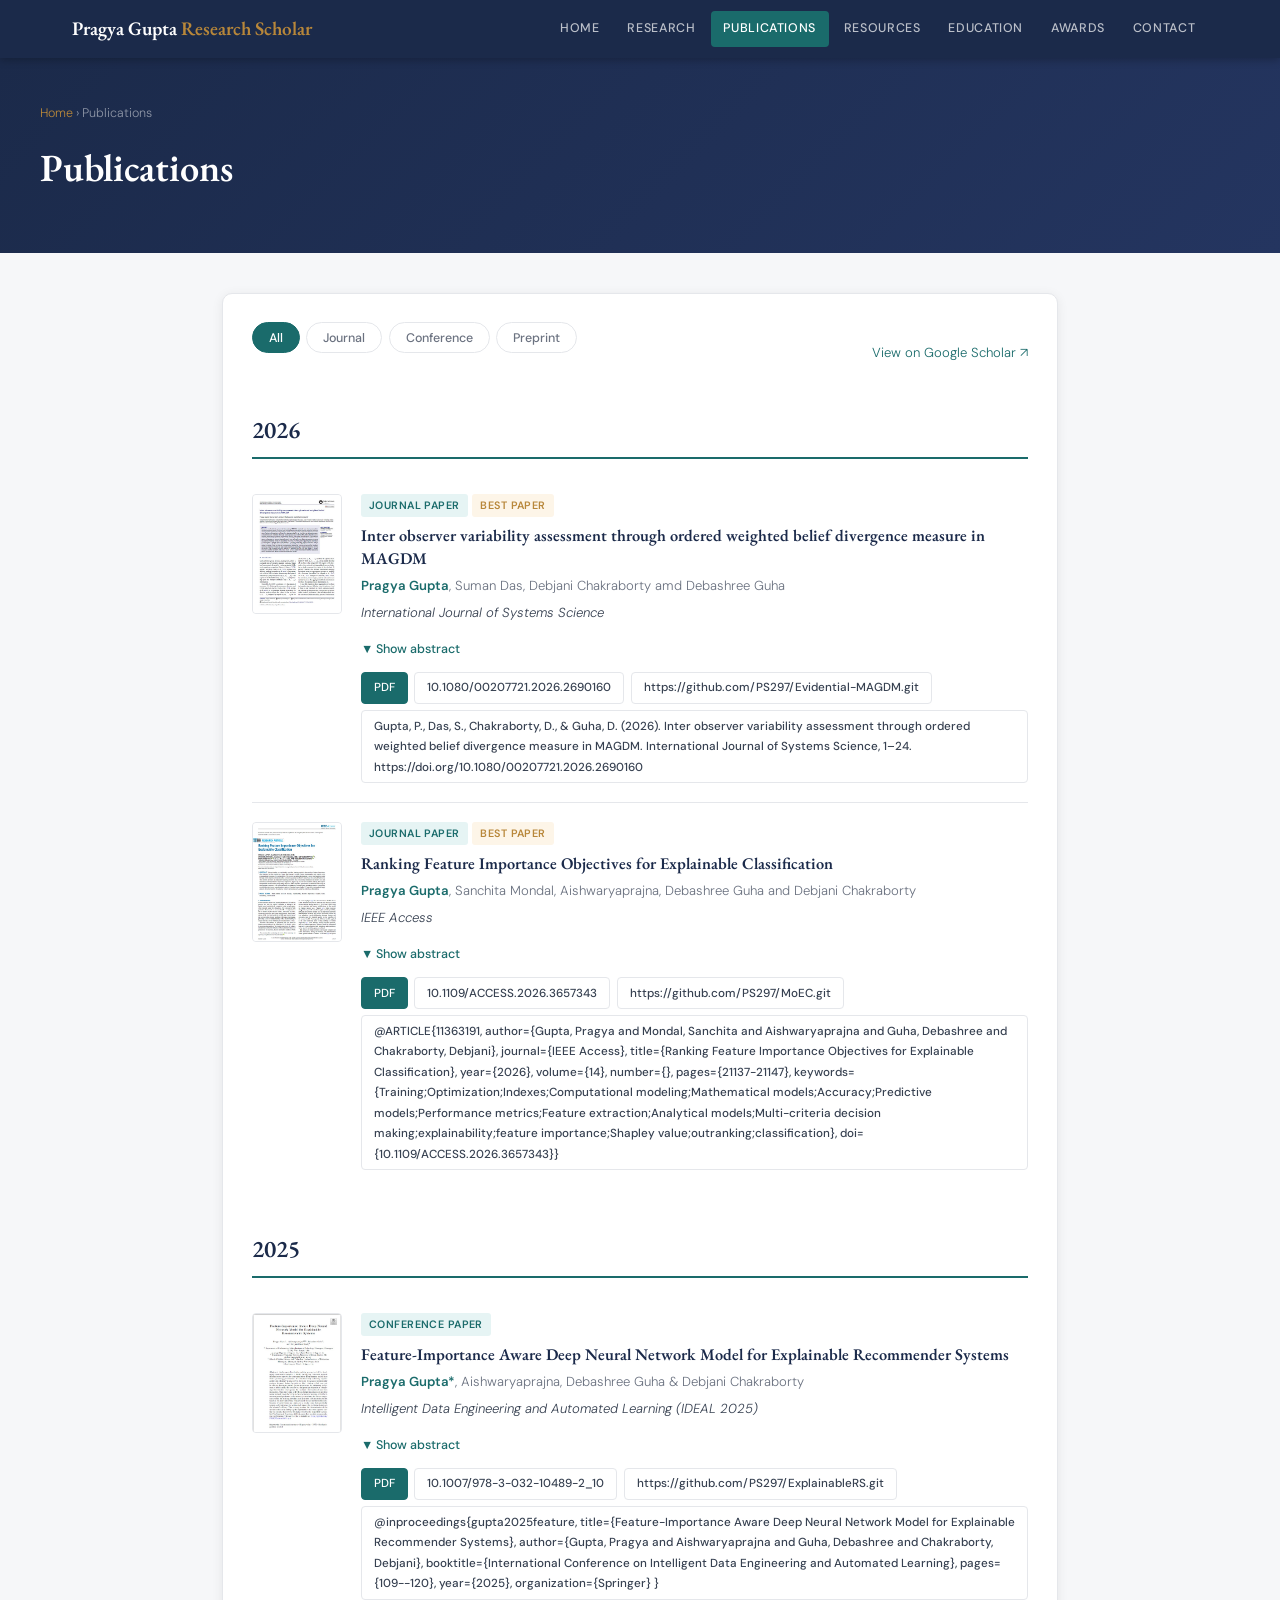
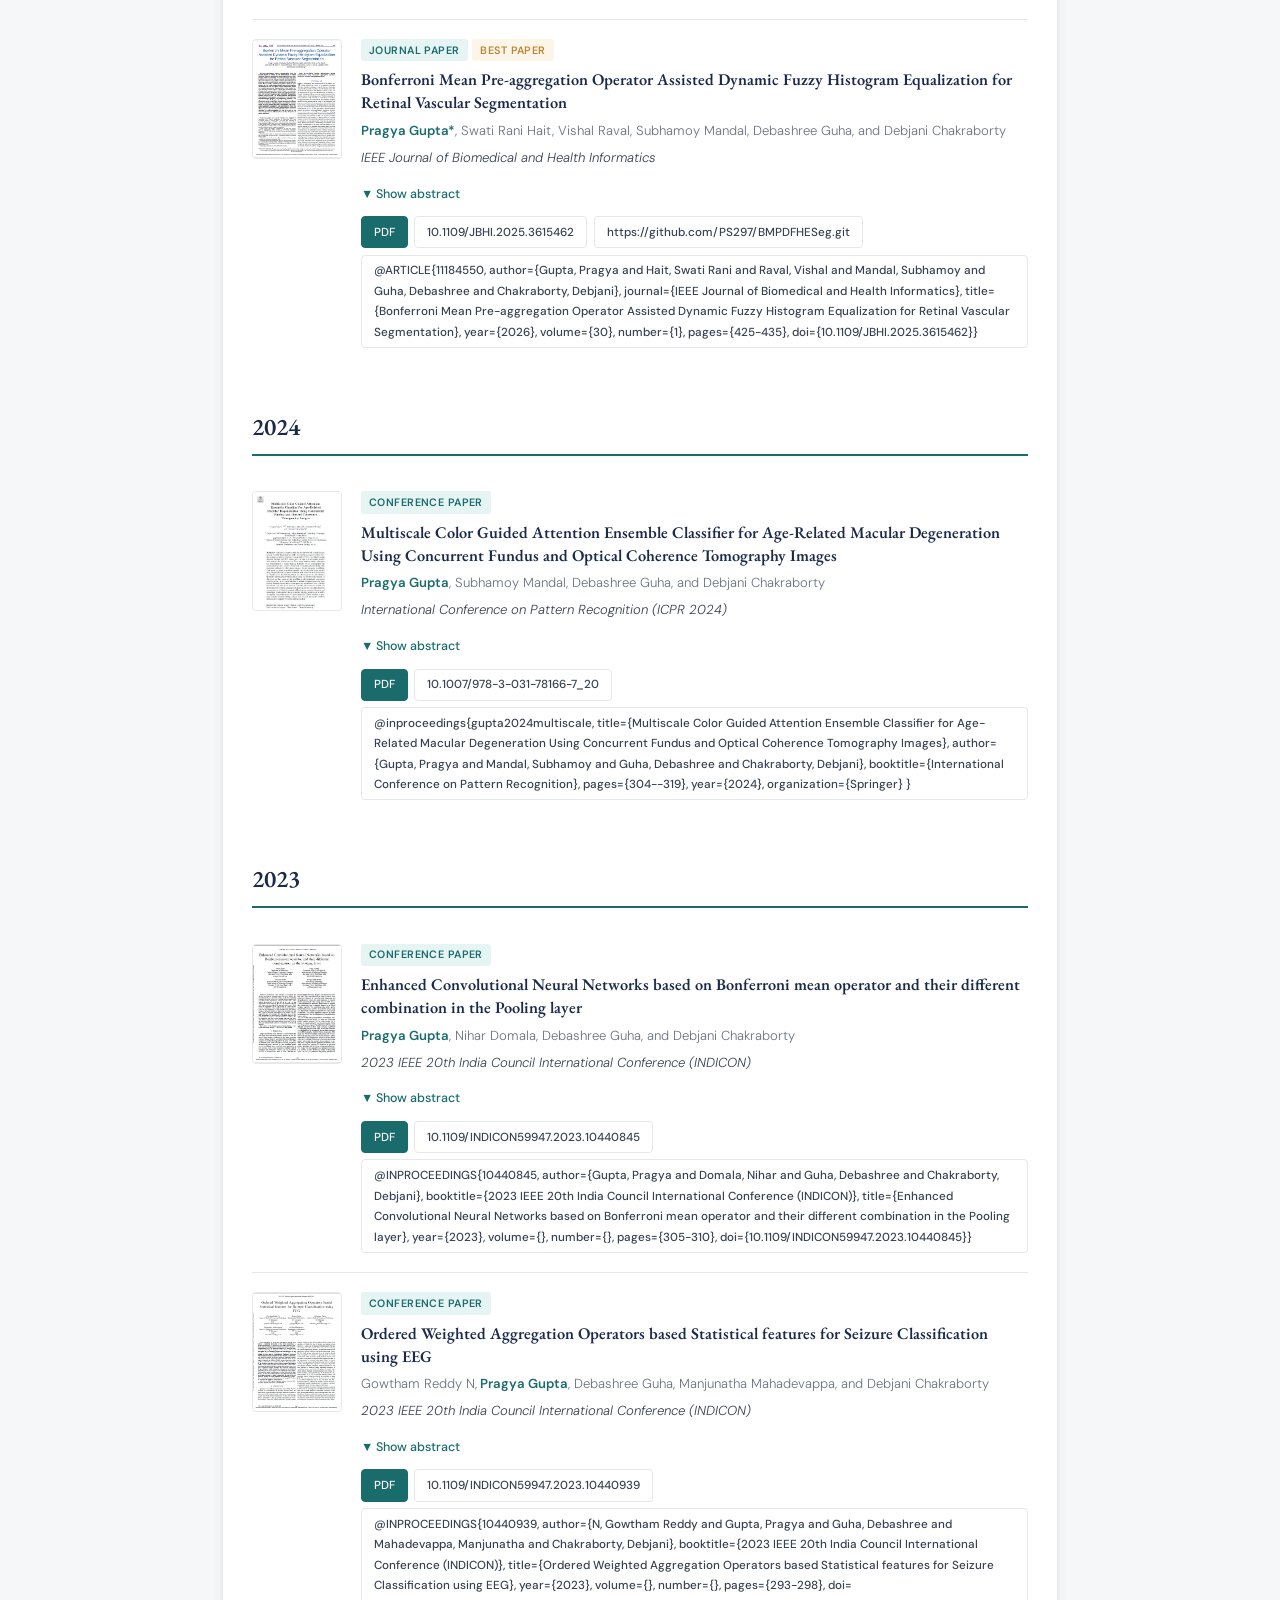
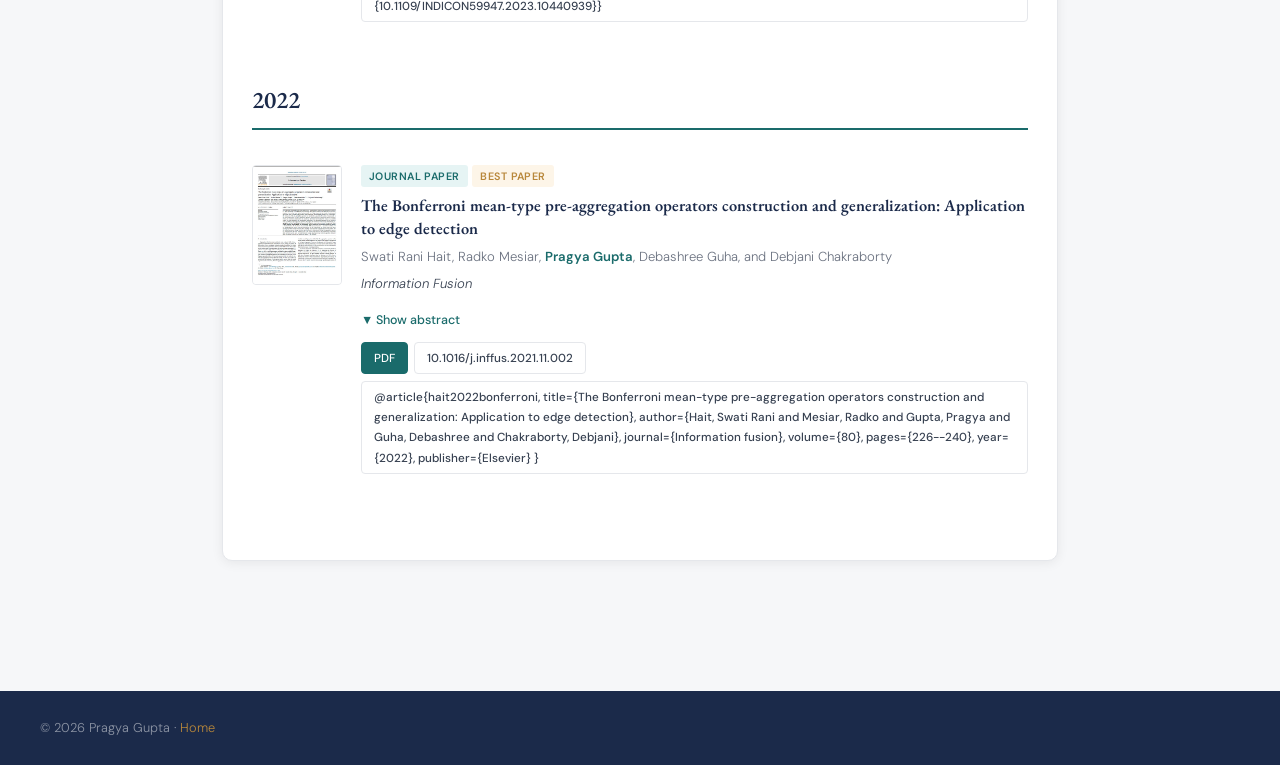
<file: publications.html>
<!DOCTYPE html>
<html lang="en">
<head>
  <meta charset="UTF-8"/>
  <meta name="viewport" content="width=device-width, initial-scale=1.0"/>
  <title>Publications — Pragya Gupta</title>
  <link href="https://fonts.googleapis.com/css2?family=EB+Garamond:ital,wght@0,400;0,500;0,600;1,400&family=DM+Sans:wght@300;400;500;600&display=swap" rel="stylesheet"/>
  <link rel="stylesheet" href="style.css"/>
</head>
<body>
  <header id="header">
    <div class="header-inner">
      <a href="index.html" class="site-title">Pragya Gupta <span>Research Scholar</span></a>
      <nav class="main-nav">
        <a href="index.html">Home</a>
        <a href="research.html">Research</a>
        <a href="publications.html" class="active">Publications</a>
        <a href="resources.html">Resources</a>
        <a href="education.html">Education</a>
        <a href="awards.html">Awards</a>
        <a href="contact.html">Contact</a>
      </nav>
      <button class="burger" id="burger">&#9776;</button>
    </div>
  </header>
  <div class="mobile-nav" id="mobileNav">
    <a href="index.html">Home</a><a href="research.html">Research</a>
    <a href="publications.html">Publications</a><a href="resources.html">Resources</a>
    <a href="education.html">Education</a><a href="awards.html">Awards</a><a href="contact.html">Contact</a>
  </div>

  <div class="page-hero">
    <div class="page-hero-inner">
      <div class="breadcrumb"><a href="index.html">Home</a> › Publications</div>
      <h1>Publications</h1>
    </div>
  </div>

  <main class="page-single">

    <div class="card">
      <div style="display:flex;justify-content:space-between;align-items:center;flex-wrap:wrap;gap:1rem;margin-bottom:1.5rem;">
        <div class="pub-filter">
        <button class="pf-btn on" data-filter="all">All</button>
        <button class="pf-btn" data-filter="journal">Journal</button>
        <button class="pf-btn" data-filter="conference">Conference</button>
        <button class="pf-btn" data-filter="preprint">Preprint</button>
      </div>
        <a href="https://scholar.google.com/citations?user=7JO9yAkAAAAJ&hl=en" target="_blank" style="font-size:.82rem;color:var(--teal);">View on Google Scholar ↗</a>
      </div>

      <!-- HOW TO ADD PAPER THUMBNAIL:
           1. Screenshot the first page of your paper → save as paper1.jpg
           2. Upload paper1.jpg to GitHub alongside index.html
           3. Replace the .pub-thumb-placeholder div with: <img src="paper1.jpg" alt="Paper title">
      -->

      <!-- 2026 -->
      <div class="pub-year-section">
        <div class="pub-year-label">2026</div>
        
        <div class="pub-entry" data-type="journal">
          <div class="pub-thumb-slot">
            <img src="paper8.jpg" alt="Paper 8" class="pub-thumb",onerror="this.style.display='none'; this.nextElementSibling.style.display='flex';"> 
            <div class="pub-thumb-placeholder" style="display:none;">
              <span>📄</span>
              <span>paper8.jpg</span>
            </div>
          </div>
          <div class="pub-info">
            <div class="pub-tags"><span class="ptag pt-teal">Journal Paper</span><span class="ptag pt-gold">Best Paper</span></div>
            <div class="pub-info-title">Inter observer variability assessment through ordered weighted belief divergence measure in MAGDM</div>
            <div class="pub-info-authors"><strong>Pragya Gupta</strong>, Suman Das, Debjani Chakraborty amd Debashree Guha</div>
            <div class="pub-info-venue"><em>International Journal of Systems Science</em></div>
            <button class="abstract-toggle">▼ Show abstract</button>
            <div class="abstract-body">Numerous multi-attribute group decision-making (MAGDM) methods have been proposed to
                                      achieve consensus results. However, most existing approaches neglect the inter-observer variability
                                      among experts’ opinions, focusing solely on equal or varying priority assignments. Ignorance of evidence
                                      supporting the expert’s judgment for alternative leads to an uncertain decision and prevents
                                      a reliable decision. Therefore, this study aims to propose an Evidential MAGDM method by assessing
                                      inter-observational variability and handling conflicts that emerge among experts. The proposed
                                      method is presented in three steps. First, a basic probability assignment generation method is introduced
                                      to quantify the inherent characteristics of each alternative and subjective opinion. Second,
                                      the ordered weighted belief and plausibility measures are introduced to quantify the true nature
                                      of alternatives. It assesses how strong evidence is supporting experts’ opinions for each alternative,
                                      simultaneously addressing inter-observational variability and conflicts that emerge among the
                                      group of experts. Third, an ordered weighted belief divergence measure is constructed to obtain
                                      consensus evidential weights for each expert, thereby establishing an order of preferences among
                                      the experts. The proposed method’s reliability is validated through two case studies: a human
                                      resources selection problem and a deep neural network based classification task for diagnosing
                                      retinal disorders using optical coherence tomography images.
            </div>
            <div class="pub-info-btns" style="margin-top:.6rem;">
              <a href="#" class="pib pib-primary">PDF</a>
              <a href="#" class="pib">10.1080/00207721.2026.2690160</a>
              <a href="#" class="pib"> https://github.com/PS297/Evidential-MAGDM.git</a>
              <a href="#" class="pib">Gupta, P., Das, S., Chakraborty, D., & Guha, D. (2026). 
                Inter observer variability assessment through ordered weighted belief divergence measure in MAGDM. International Journal of Systems Science, 1–24. https://doi.org/10.1080/00207721.2026.2690160
              </a>
              
            </div>
          </div>
          </div>
          

        <div class="pub-entry" data-type="journal">
          <div class="pub-thumb-slot">
            <img src="paper1.jpg" alt="Paper 1" class="pub-thumb",onerror="this.style.display='none'; this.nextElementSibling.style.display='flex';"> 
            <div class="pub-thumb-placeholder" style="display:none;">
              <span>📄</span>
              <span>paper1.jpg</span>
            </div>
          </div>
          <div class="pub-info">
            <div class="pub-tags"><span class="ptag pt-teal">Journal Paper</span><span class="ptag pt-gold">Best Paper</span></div>
            <div class="pub-info-title">Ranking Feature Importance Objectives for Explainable Classification</div>
            <div class="pub-info-authors"><strong>Pragya Gupta</strong>, Sanchita Mondal, Aishwaryaprajna, Debashree Guha and Debjani Chakraborty</div>
            <div class="pub-info-venue"><em>IEEE Access</em></div>
            <button class="abstract-toggle">▼ Show abstract</button>
            <div class="abstract-body">Recent studies on explainable machine learning models often analyze feature importance after training, but this results in a model that does not capture feature dependencies and requires extra computational resources for explainability. We propose a method for training a supervised learning model through multi-objective optimisation that considers accuracy and feature importance in a unified framework. This method provides an explainable training procedure that consistently minimises the model’s loss and maximises individual feature importance objectives, improving classification decision-making. We explore interpretable model training using many-objective and bi-objective optimisation formulations. Choosing an interpretable framework from these pathways is challenging, so we propose outranking them by constructing a credibility index based on performance metrics. Our experiments on the UCI repository and medical image datasets show the benefits of capturing feature importance early, ensuring intrinsic explainability.</div>
            <div class="pub-info-btns" style="margin-top:.6rem;">
              <a href="#" class="pib pib-primary">PDF</a>
              <a href="#" class="pib">10.1109/ACCESS.2026.3657343</a>
              <a href="#" class="pib"> https://github.com/PS297/MoEC.git</a>
              <a href="#" class="pib">@ARTICLE{11363191,
                author={Gupta, Pragya and Mondal, Sanchita and Aishwaryaprajna and Guha, Debashree and Chakraborty, Debjani},
                journal={IEEE Access}, 
                title={Ranking Feature Importance Objectives for Explainable Classification}, 
                year={2026},
                volume={14},
                number={},
                pages={21137-21147},
                keywords={Training;Optimization;Indexes;Computational modeling;Mathematical models;Accuracy;Predictive models;Performance metrics;Feature extraction;Analytical models;Multi-criteria decision making;explainability;feature importance;Shapley value;outranking;classification},
                doi={10.1109/ACCESS.2026.3657343}}
              </a>
              
            </div>
          </div>
        </div>

      </div>

      <!-- 2025 -->
      <div class="pub-year-section">
        <div class="pub-year-label">2025</div>

       <div class="pub-entry" data-type="conference">
          <div class="pub-thumb-slot">
            <img src="paper2.jpg" alt="Paper 2",onerror="this.style.display='none'; this.nextElementSibling.style.display='flex';">
            <div class="pub-thumb-placeholder" style="display:none;"><span>📄</span><span>paper2.jpg</span></div>
          </div>
          <div class="pub-info">
            <div class="pub-tags"><span class="ptag pt-teal">Conference Paper</span></div>
            <div class="pub-info-title">Feature-Importance Aware Deep Neural Network Model for Explainable Recommender Systems</div>
            <div class="pub-info-authors"><strong>Pragya Gupta*</strong>, Aishwaryaprajna, Debashree Guha & Debjani Chakraborty </div>
            <div class="pub-info-venue"><em>Intelligent Data Engineering and
Automated Learning (IDEAL 2025)</em></div>
            <button class="abstract-toggle">▼ Show abstract</button>
            <div class="abstract-body">An interpretable decision-making process is vital for developing recommender systems. It should identify key items and relevant information to improve the recommendations. Deep learning models have shown promising performance, but simultaneously achieving explainability and efficiency is challenging. Existing explainable recommender systems interpret feature importance after training, which may not be able to determine crucial feature importance for enhancing performance. Additionally, the model’s learning paradigm depends on a single-objective function that ignores the captured information of user-item interaction. This study aims to develop a feature importance aware deep neural network model for explainable recommender systems, which facilitates improved predictive performance by considering the feature importance within the training procedure and generates a recommendation list based on the user’s preference. The proposed method minimizes the combination of model losses and introduces a penalty term that specifically targets and diminishes the detrimental impact of a particular feature on the solution’s efficacy. This strategy ensures the determination of the optimal solution by satisfying the explainable conditions imposed during the training framework. Extensive experiments on publicly accessible FilmTrust and MovieLens-100K datasets show notable recommendation performance.</div>
            <div class="pub-info-btns" style="margin-top:.6rem;">
              <a href="#" class="pib pib-primary">PDF</a>
              <a href="#" class="pib">10.1007/978-3-032-10489-2_10</a>
              <a href="#" class="pib"> https://github.com/PS297/ExplainableRS.git</a>
              <a href="#" class="pib">@inproceedings{gupta2025feature,
  title={Feature-Importance Aware Deep Neural Network Model for Explainable Recommender Systems},
  author={Gupta, Pragya and Aishwaryaprajna and Guha, Debashree and Chakraborty, Debjani},
  booktitle={International Conference on Intelligent Data Engineering and Automated Learning},
  pages={109--120},
  year={2025},
  organization={Springer}
}</a>
            </div>
          </div>
        </div>

        <div class="pub-entry" data-type="journal">
          <div class="pub-thumb-slot">
            <img src="paper3.jpg" alt="Paper 3",onerror="this.style.display='none'; this.nextElementSibling.style.display='flex';">
            <div class="pub-thumb-placeholder" style="display:none;"><span>📄</span><span>paper3.jpg</span></div>
          </div>
          <div class="pub-info">
            <div class="pub-tags"><span class="ptag pt-teal">Journal Paper</span><span class="ptag pt-gold">Best Paper</span></div>
            <div class="pub-info-title">Bonferroni Mean Pre-aggregation Operator Assisted Dynamic Fuzzy Histogram Equalization for Retinal Vascular Segmentation</div>
            <div class="pub-info-authors"><strong>Pragya Gupta*</strong>, Swati Rani Hait, Vishal Raval, Subhamoy Mandal, Debashree Guha, and Debjani Chakraborty</div>
            <div class="pub-info-venue"><em></em> IEEE Journal of Biomedical and Health Informatics</div>
            <button class="abstract-toggle">▼ Show abstract</button>
            <div class="abstract-body">Vasculature feature segmentation from the fundus images is critical for the identification of retinal diseases. However, automated vessel segmentation is challenging owing to variability in vessel structure and color gradients, low contrast between vessels, and pathologies. The state-of-the-art approaches address the challenges of emerging hand-crafted filters to apprehend vessel-like patterns. More recently, deep learning-based methods have evolved for the vessel segmentation task, which employs annotations to train the model. These approaches ignore the vessel’s geometrical characteristics in the fundus images, leading to inaccuracies. Herein, we propose a novel unsupervised segmentation method based on interrelationship handling, Bonferroni mean pre-aggregation operator, with the aid of dynamic fuzzy histogram equalization, namely BMPDFHESeg. The method extracts the vascular information by fusing color channels by constructing an interrelationship handling pre-aggregation operator. The operator enables finding the direction of increasingness to segment large vessels and vessel feature enhancement through a dynamic fuzzy histogram equalization process using the prior feature intensity information. BMPDFHESeg is assessed qualitatively and quantitatively using the DRIVE, STARE, and HRF datasets, demonstrating enhanced efficacy and computational speed. Further, the results were validated by ophthalmologists for the accuracy of the vessel segmentation and usefulness for the diagnosis of retinal disorders.</div>
            <div class="pub-info-btns" style="margin-top:.6rem;">
              <a href="#" class="pib pib-primary">PDF</a>
              <a href="#" class="pib">10.1109/JBHI.2025.3615462</a>
              <a href="#" class="pib">https://github.com/PS297/BMPDFHESeg.git</a>
              <a href="#" class="pib">@ARTICLE{11184550,
  author={Gupta, Pragya and Hait, Swati Rani and Raval, Vishal and Mandal, Subhamoy and Guha, Debashree and Chakraborty, Debjani},
  journal={IEEE Journal of Biomedical and Health Informatics}, 
  title={Bonferroni Mean Pre-aggregation Operator Assisted Dynamic Fuzzy Histogram Equalization for Retinal Vascular Segmentation}, 
  year={2026},
  volume={30},
  number={1},
  pages={425-435},
  doi={10.1109/JBHI.2025.3615462}}
</a>   
            </div>
          </div>
        </div>

      </div>

      <!-- 2024 -->
      <div class="pub-year-section">
        <div class="pub-year-label">2024</div>

        <div class="pub-entry" data-type="conference">
          <div class="pub-thumb-slot">
            <img src="paper4.jpg" alt="Paper 4",onerror="this.style.display='none'; this.nextElementSibling.style.display='flex';">
            <div class="pub-thumb-placeholder" style="display:none;"><span>📄</span><span>paper4.jpg</span></div>
          </div>
          <div class="pub-info">
            <div class="pub-tags"><span class="ptag pt-teal">Conference Paper</span></div>
            <div class="pub-info-title">Multiscale Color Guided Attention Ensemble Classifier for Age-Related Macular Degeneration Using Concurrent Fundus and Optical Coherence Tomography Images</div>
            <div class="pub-info-authors"><strong>Pragya Gupta</strong>, Subhamoy Mandal, Debashree Guha, and Debjani Chakraborty</div>
            <div class="pub-info-venue"><em>International Conference on Pattern Recognition (ICPR 2024)</em></div>
            <button class="abstract-toggle">▼ Show abstract</button>
            <div class="abstract-body">Automatic diagnosis techniques have evolved to identify age-related macular degeneration (AMD) by employing single modality Fundus images or optical coherence tomography (OCT). To classify ocular diseases, Fundus and OCT images are the most crucial imaging modalities used in the clinical setting. Most deep learning-based techniques are established on a single imaging modality, which contemplates the ocular disorders to a specific extent and disregards other modality that comprises exhaustive information among distinct imaging modalities. This paper proposes a modality-specific multiscale color space embedding integrated with the attention mechanism based on transfer learning for classification (MCGAEc), which can efficiently extract the distinct modality information at various scales using the distinct color spaces. In this work, we first introduce the modality-specific multiscale color space encoder model, which includes diverse feature representations by integrating distinct characteristic color spaces on a multiscale into a unified framework. The extracted features from the prior encoder module are incorporated with the attention mechanism to extract the global features representation, which is integrated with the prior extracted features and transferred to the random forest classifier for the classification of AMD. To analyze the performance of the proposed MCGAEc method, a publicly available multi-modality dataset from Project Macula for AMD is utilized and compared with the existing models.</div>
            <div class="pub-info-btns" style="margin-top:.6rem;">
              <a href="#" class="pib pib-primary">PDF</a>
              <a href="#" class="pib">10.1007/978-3-031-78166-7_20</a>
              <a href="#" class="pib">@inproceedings{gupta2024multiscale,
  title={Multiscale Color Guided Attention Ensemble Classifier for Age-Related Macular Degeneration Using Concurrent Fundus and Optical Coherence Tomography Images},
  author={Gupta, Pragya and Mandal, Subhamoy and Guha, Debashree and Chakraborty, Debjani},
  booktitle={International Conference on Pattern Recognition},
  pages={304--319},
  year={2024},
  organization={Springer}
}</a>
            </div>
          </div>
        </div>

      </div>
      <!-- 2023 -->
      <div class="pub-year-section">
        <div class="pub-year-label">2023</div>

        <div class="pub-entry" data-type="conference">
          <div class="pub-thumb-slot">
            <img src="paper5.jpg" alt="Paper 5",onerror="this.style.display='none'; this.nextElementSibling.style.display='flex';">
            <div class="pub-thumb-placeholder" style="display:none;"><span>📄</span><span>paper5.jpg</span></div>
          </div>
          <div class="pub-info">
            <div class="pub-tags"><span class="ptag pt-teal">Conference Paper</span></div>
            <div class="pub-info-title">Enhanced Convolutional Neural Networks based on Bonferroni mean operator and their different combination in the Pooling layer</div>
            <div class="pub-info-authors"><strong>Pragya Gupta</strong>, Nihar Domala, Debashree Guha, and Debjani Chakraborty</div>
            <div class="pub-info-venue"><em>2023 IEEE 20th India Council International Conference (INDICON)</em></div>
            <button class="abstract-toggle">▼ Show abstract</button>
            <div class="abstract-body">Convolutional neural networks (CNN) employ the classical maximum or arithmetic mean function to suppress the convolutional layer’s extracted features in the down-sampling procedure. However, both classical pooling functions are not able to model possible dependencies among the data values to be reduced in the process. With this view, in this study, we aim to improve CNN by replacing the classical pooling aggregation with Bonferroni mean-type (BM) aggregation operators, which model the dependency among the features by considering the pairwise contribution of the significant data values required to assess the data dependency on their neighborhood information. The use of different variations of Bonferroni mean functions and their composite functions are analyzed in the pooling layer. To empirically show the working of BM aggregation in the pooling layer, experiments on various models of different complexity are performed by choosing real and medical datasets, and the results are compared with the classical pooling functions and other state-of-the-art approaches. It is observed that the utilization of the BM-type pooling aggregation function outperforms most of them, and computational complexity is analogous to the classical functions.</div>
            <div class="pub-info-btns" style="margin-top:.6rem;">
              <a href="#" class="pib pib-primary">PDF</a>
              <a href="#" class="pib">10.1109/INDICON59947.2023.10440845</a>
              <a href="#" class="pib">@INPROCEEDINGS{10440845,
  author={Gupta, Pragya and Domala, Nihar and Guha, Debashree and Chakraborty, Debjani},
  booktitle={2023 IEEE 20th India Council International Conference (INDICON)}, 
  title={Enhanced Convolutional Neural Networks based on Bonferroni mean operator and their different combination in the Pooling layer}, 
  year={2023},
  volume={},
  number={},
  pages={305-310},
  doi={10.1109/INDICON59947.2023.10440845}}
</a>
            </div>
          </div>
          </div>
          <div class="pub-entry" data-type="conference">
          <div class="pub-thumb-slot">
            <img src="paper6.jpg" alt="Paper 6",onerror="this.style.display='none'; this.nextElementSibling.style.display='flex';">
            <div class="pub-thumb-placeholder" style="display:none;"><span>📄</span><span>paper6.jpg</span></div>
          </div>
          <div class="pub-info">
            <div class="pub-tags"><span class="ptag pt-teal">Conference Paper</span></div>
            <div class="pub-info-title">Ordered Weighted Aggregation Operators based Statistical features for Seizure Classification using EEG</div>
            <div class="pub-info-authors">Gowtham Reddy N,<strong> Pragya Gupta</strong>, Debashree Guha, Manjunatha Mahadevappa, and Debjani Chakraborty</div>
            <div class="pub-info-venue"><em>2023 IEEE 20th India Council International Conference (INDICON)</em></div>
            <button class="abstract-toggle">▼ Show abstract</button>
            <div class="abstract-body">Epilepsy is a chronic neurological disorder that affects a significant proportion of the global population. A proper identification is essential for successfully diagnosis, treatment, and controlling epilepsy. Clinically non-invasive electroencephalography (EEG) is primarily employed for observing these conditions, allowing the diagnosis of the disorder. The visual assessment of EEG signals is tedious and time-intensive. In this regard, several automated techniques are proposed; however, it should be noted that the computational complexity associated with training the model is higher for these methods. Additionally, the extracted features from these methods contribute equally, which can result in neglecting higher deviation levels in the signal to identify the disorder. These, in turn, may lead to false positive results. To overcome this and enhance the performance of the decision, we propose a novel ordered weighted aggregation (OWA) based statistical feature, which will serve as the feature set for the classification model to identify the disorder. The OWA based statistical features prioritize the necessary components by providing the weight during the evaluation of the statistical attributes and are used as input for the machine learning models. We tested the model’s performance over the University of Bonn dataset to show the model’s efficacy. The proposed approach’s performance accuracy is higher compared to the state-of-the-art methods. Finally, the study highlights the significance of OWA-based statistical features in the framework by using SHAP values to showcase the impact of these features.</div>
            <div class="pub-info-btns" style="margin-top:.6rem;">
              <a href="#" class="pib pib-primary">PDF</a>
              <a href="#" class="pib">10.1109/INDICON59947.2023.10440939</a>
              <a href="#" class="pib">@INPROCEEDINGS{10440939,
  author={N, Gowtham Reddy and Gupta, Pragya and Guha, Debashree and Mahadevappa, Manjunatha and Chakraborty, Debjani},
  booktitle={2023 IEEE 20th India Council International Conference (INDICON)}, 
  title={Ordered Weighted Aggregation Operators based Statistical features for Seizure Classification using EEG}, 
  year={2023},
  volume={},
  number={},
  pages={293-298},
  doi={10.1109/INDICON59947.2023.10440939}}

</a>
            </div>
          </div>
        </div>

      </div>
      <!-- 2022 -->
      <div class="pub-year-section">
        <div class="pub-year-label">2022</div>

        <div class="pub-entry" data-type="journal">
          <div class="pub-thumb-slot">
            <img src="paper7.jpg" alt="Paper 7" class="pub-thumb",onerror="this.style.display='none'; this.nextElementSibling.style.display='flex';"> 
            <div class="pub-thumb-placeholder" style="display:none;">
              <span>📄</span>
              <span>paper7.jpg</span>
            </div>
          </div>
          <div class="pub-info">
            <div class="pub-tags"><span class="ptag pt-teal">Journal Paper</span><span class="ptag pt-gold">Best Paper</span></div>
            <div class="pub-info-title">The Bonferroni mean-type pre-aggregation operators construction and generalization: Application to edge detection</div>
            <div class="pub-info-authors">Swati Rani Hait, Radko Mesiar, <strong>Pragya Gupta</strong>, Debashree Guha, and Debjani Chakraborty</div>
            <div class="pub-info-venue"><em>Information Fusion</em></div>
            <button class="abstract-toggle">▼ Show abstract</button>
            <div class="abstract-body">In recent years, immense interest in the exploration of the generalized version of the monotonicity condition has been significantly accomplished by the researchers. The intention behind generalizing the monotonicity condition is to envelop many prime functions which are of huge interest in the domain of mathematical applications such as classification problems, image processing, decision-making systems, etc. In this regard, the framework of the pre-aggregation operators was introduced to generalize the notion of monotonicity in the traditionally defined concept of aggregation operators. Such functions have extended the group of operators utilized for information accumulation by considering directional monotonicity with respect to a specified vector. This study emphasizes the systematized exploration of the theoretical framework of the Bonferroni mean-type (BM-type) pre-aggregation operators. We propose the construction methodology of the BM-type pre-aggregation operators by suitably befitting preferable functions to provide a descriptive arrangement, which is quite adaptable, understandable, and interpretable. First, a construction mechanism is proposed by utilizing a bivariate function 
. To enhance the potentiality of the proposed operator, a generalized variation of it has been proposed by suitably using two functions 
 and 
, respectively. The primary step for an object recognition problem is edge detection and is considered as an important tool in image processing systems. For the applicatory purpose, an edge detection algorithm based on the proposed BM-type pre-aggregation operator has been presented with more emphasis given to the feature image extraction. A comprehensive comparative study has been made to assess the results obtained through the proposed edge detection algorithm with some other well-known edge detectors extensively utilized in the literature.</div>
            <div class="pub-info-btns" style="margin-top:.6rem;">
              <a href="#" class="pib pib-primary">PDF</a>
              <a href="#" class="pib">10.1016/j.inffus.2021.11.002</a>
              <a href="#" class="pib">@article{hait2022bonferroni,
  title={The Bonferroni mean-type pre-aggregation operators construction and generalization: Application to edge detection},
  author={Hait, Swati Rani and Mesiar, Radko and Gupta, Pragya and Guha, Debashree and Chakraborty, Debjani},
  journal={Information fusion},
  volume={80},
  pages={226--240},
  year={2022},
  publisher={Elsevier}
}
</a>
            </div>
          </div>
        </div>

      </div>
      

  </main>

  <script>
<script>

/* =========================
   ABSTRACT TOGGLE
========================= */

document.querySelectorAll(".abstract-toggle").forEach(button => {

  button.addEventListener("click", () => {

    const abstract = button.nextElementSibling;

    abstract.classList.toggle("show");

    if (abstract.classList.contains("show")) {
      button.innerHTML = "▲ Hide abstract";
    } else {
      button.innerHTML = "▼ Show abstract";
    }

  });

});


/* =========================
   PUBLICATION FILTER
========================= */

const filterButtons = document.querySelectorAll(".pf-btn");
const publications = document.querySelectorAll(".pub-entry");

filterButtons.forEach(btn => {

  btn.addEventListener("click", () => {

    // REMOVE ACTIVE BUTTON
    filterButtons.forEach(b => b.classList.remove("on"));

    // ADD ACTIVE BUTTON
    btn.classList.add("on");

    // GET FILTER
    const filter = btn.dataset.filter;

    publications.forEach(pub => {

      const type = pub.dataset.type;

      if (filter === "all" || type === filter) {
        pub.style.display = "grid";
      } else {
        pub.style.display = "none";
      }

    });

  });

});

</script>

  <footer class="site-footer">
    <div class="footer-inner">
      <span>© 2026 Pragya Gupta · <a href="index.html">Home</a></span>
    </div>
  </footer>
  <script src="nav.js"></script>
</body>
</html>
</file>
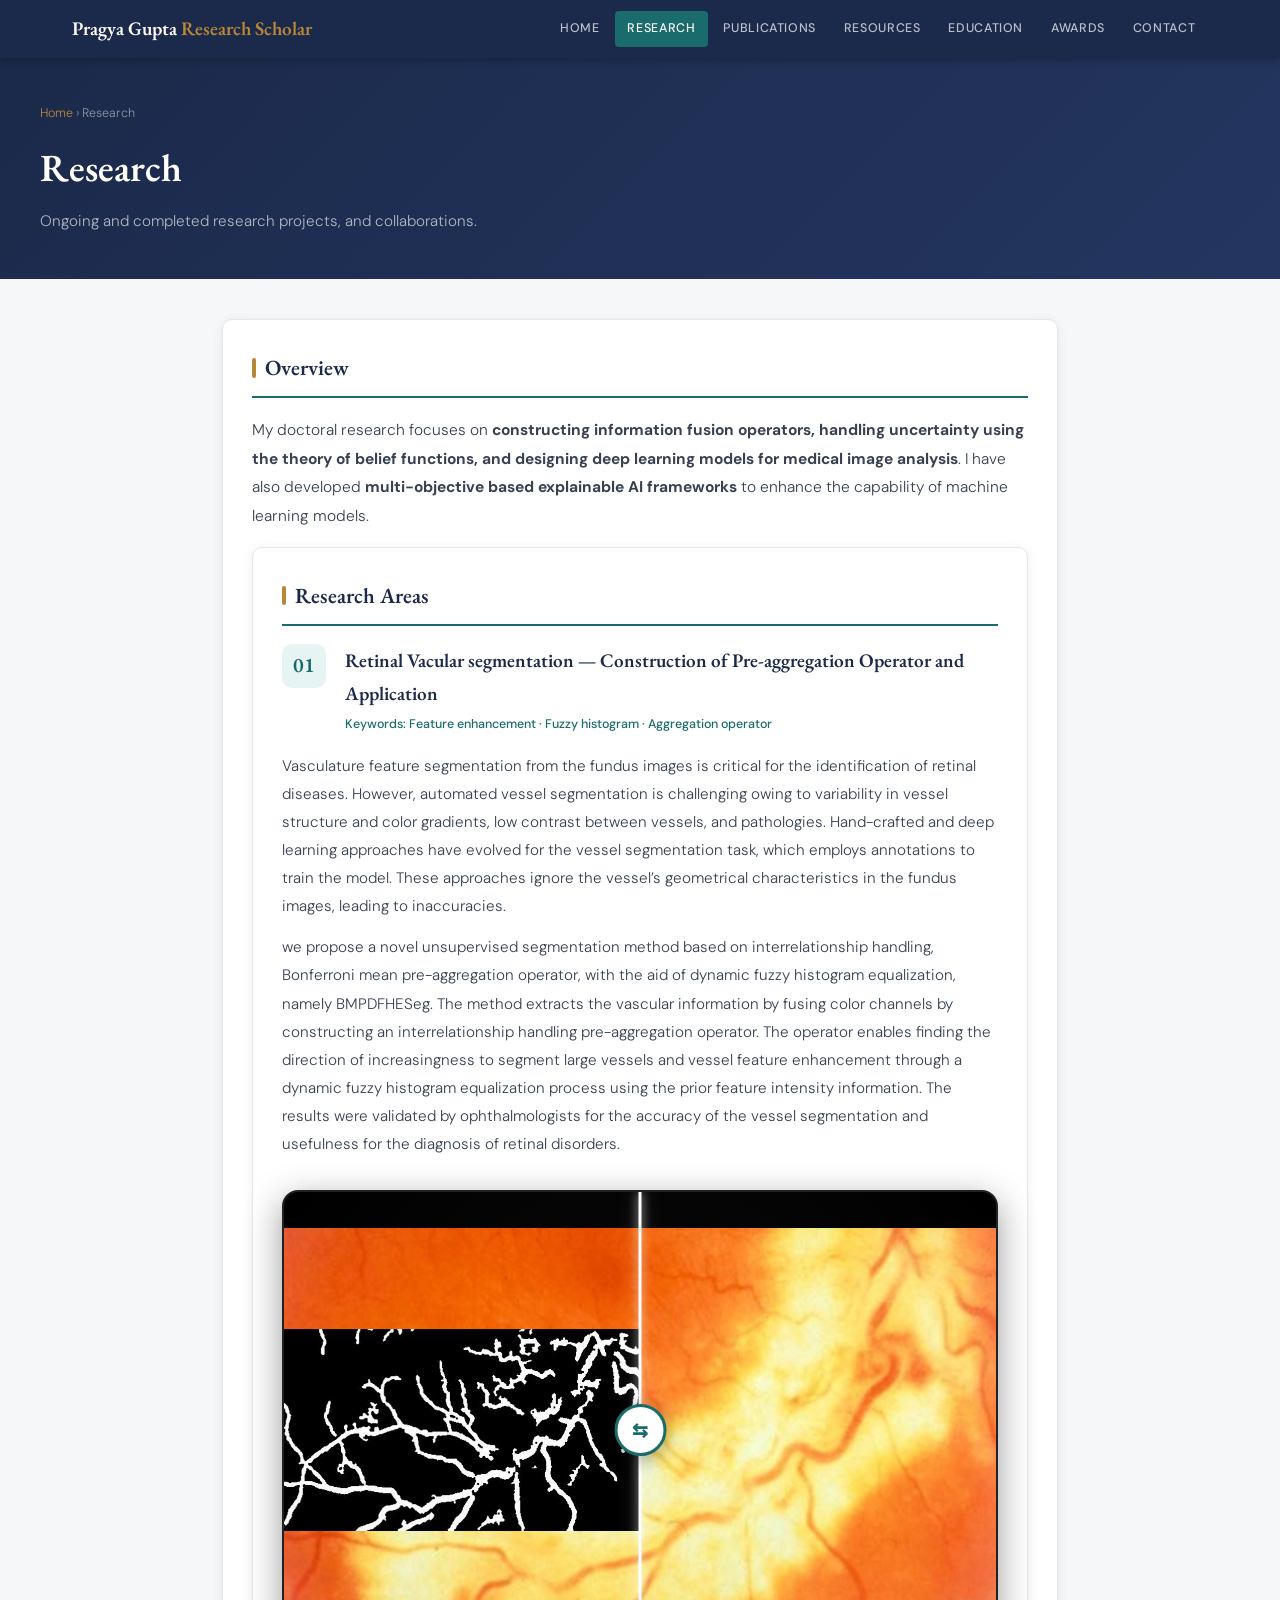
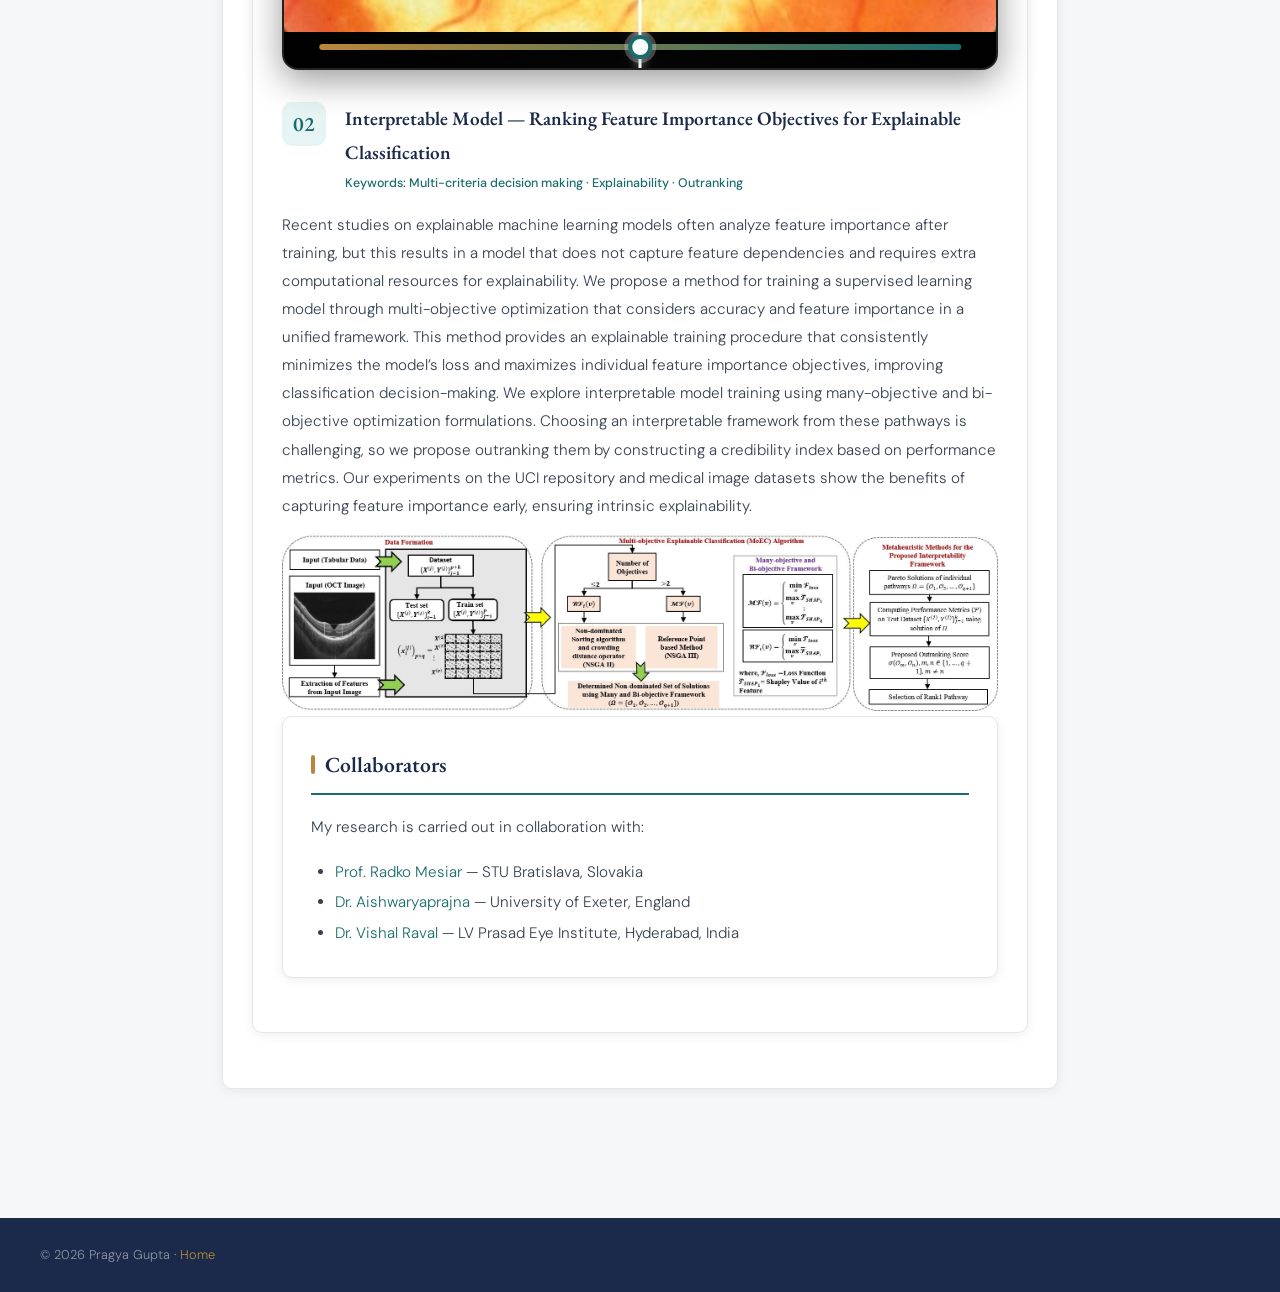
<file: research.html>
<!DOCTYPE html>
<html lang="en">
<head>
  <meta charset="UTF-8"/>
  <meta name="viewport" content="width=device-width, initial-scale=1.0"/>
  <title>Research — Pragya Gupta</title>
  <link href="https://fonts.googleapis.com/css2?family=EB+Garamond:ital,wght@0,400;0,500;0,600;1,400&family=DM+Sans:wght@300;400;500;600&display=swap" rel="stylesheet"/>
  <link rel="stylesheet" href="style.css"/>
</head>
<body>
  <header id="header">
    <div class="header-inner">
      <a href="index.html" class="site-title">Pragya Gupta <span>Research Scholar</span></a>
      <nav class="main-nav">
        <a href="index.html">Home</a>
        <a href="research.html" class="active">Research</a>
        <a href="publications.html">Publications</a>
        <a href="resources.html">Resources</a>
        <a href="education.html">Education</a>
        <a href="awards.html">Awards</a>
        <a href="contact.html">Contact</a>
      </nav>
      <button class="burger" id="burger">&#9776;</button>
    </div>
  </header>
  <div class="mobile-nav" id="mobileNav">
    <a href="index.html">Home</a><a href="research.html">Research</a>
    <a href="publications.html">Publications</a><a href="resources.html">Resources</a>
    <a href="education.html">Education</a><a href="awards.html">Awards</a><a href="contact.html">Contact</a>
  </div>

  <div class="page-hero">
    <div class="page-hero-inner">
      <div class="breadcrumb"><a href="index.html">Home</a> › Research</div>
      <h1>Research</h1>
      <p>Ongoing and completed research projects, and collaborations.</p>
    </div>
  </div>

  <main class="page-single">

    <div class="card">
      <h2 class="card-title">Overview</h2>
      <p style="color:var(--ink2);font-size:.97rem;line-height:1.85;margin-bottom:1rem;">
        My doctoral research focuses on <strong>constructing information fusion operators, handling uncertainty using the theory of 
        belief functions, and designing deep learning models for medical image analysis</strong>. I have also developed 
        <strong>multi-objective based explainable AI frameworks</strong> to enhance the capability of machine learning models.

      </p>
      <!-- Wide GIF/Image Zone -->
      <!--p class="card-sub">You can add a GIF or key figure that represents your overall research below:</p>-->
      
      <!--div class="gif-slot-wide">-->
        <!-- Replace with: <img src="overview.gif" alt="Research overview"> -->
        <!--div class="gif-placeholder" style="width:100%;min-height:200px;">
          <div class="gif-icon" style="font-size:2.5rem;">🔬</div>
          <p style="font-family:monospace;font-size:.85rem;color:var(--ink3);">overview.gif / overview.png</p>
          <span style="font-size:.78rem;color:var(--ink3);">Upload your research overview image or GIF here</span>
        </div>
      </div>
      <p class="img-hint">💡 Upload the image to GitHub and replace the placeholder with <code>&lt;img src="overview.gif" alt="..."&gt;</code></p>
    </div>-->

    <div class="card">
      <h2 class="card-title">Research Areas</h2>

      <div class="research-area">
        <div class="ra-header">
          <div class="ra-num">01</div>
          <div>
            <div class="ra-title">Retinal Vacular segmentation — Construction of Pre-aggregation Operator and Application</div>
            <div class="ra-keywords">Keywords: Feature enhancement · Fuzzy histogram  · Aggregation operator</div>
          </div>
        </div>
        <div class="ra-body">
          <p>Vasculature feature segmentation from the fundus images is critical for the identification of retinal
             diseases. However, automated vessel segmentation is challenging owing to variability in vessel structure 
            and color gradients, low contrast between vessels, and pathologies. Hand-crafted and deep learning approaches
            have evolved for the vessel segmentation task, which employs annotations to train the model. These approaches 
            ignore the vessel’s geometrical characteristics in the fundus images, leading to inaccuracies.
            </p>
          <p>we propose a novel unsupervised segmentation method based on interrelationship handling, Bonferroni mean 
             pre-aggregation operator, with the aid of dynamic fuzzy histogram equalization, namely BMPDFHESeg. The method 
             extracts the vascular information by fusing color channels by constructing an interrelationship handling 
            pre-aggregation operator. The operator enables finding the direction of increasingness to segment large 
            vessels and vessel feature enhancement through a dynamic fuzzy histogram equalization process using the prior 
            feature intensity information. The results were validated by ophthalmologists for the accuracy of the vessel 
            segmentation and usefulness for the diagnosis of retinal disorders.</p>
        </div>
        
        <!-- ================= COMPARISON SECTION ================= -->

      <div class="compare-container">
      
        <!-- ORIGINAL IMAGE -->
        <img
          src="FRetinal_1.png"
          class="compare-img"
          alt="Original Fundus"
        >
      
        <!-- SEGMENTED IMAGE -->
        <div class="compare-overlay" id="overlay">
          <img
            src="FRetinal_2.png"
            class="compare-img"
            alt="Segmented Fundus"
          >
        </div>
      
        <!-- MOVING DIVIDER -->
        <div class="compare-divider" id="divider">
          <div class="compare-handle">⇆</div>
        </div>
      
        <!-- LABELS -->
        <!--div class="compare-badge left">
          Original Fundus
        </div>
      
        <div class="compare-badge right">
          Segmented Vasculature
        </div>-->
      
        <!-- SLIDER -->
        <input
          type="range"
          min="0"
          max="100"
          value="50"
          class="compare-slider"
          id="slider"
        >
      
      </div>
      
      <!-- CAPTION -->
      <!--p class="compare-caption">
        Figure: Comparison between the original retinal fundus image and the segmented vascular structure generated using the proposed BMPDFHESeg framework.
      </p>-->
      
      <!-- HINT -->
      <!--p class="img-hint">
        💡 Drag the slider to compare original and segmented retinal images.
      </p>-->
      
      <!-- ================= JAVASCRIPT ================= -->
      
      <script>
      
      const slider = document.getElementById("slider");
      const overlay = document.getElementById("overlay");
      const divider = document.getElementById("divider");
      
      slider.addEventListener("input", function () {
      
          overlay.style.width = this.value + "%";
      
          divider.style.left = this.value + "%";
      });
      
      </script>


      <div class="research-area">
        <div class="ra-header">
          <div class="ra-num">02</div>
          <div>
            <div class="ra-title">Interpretable Model — Ranking Feature Importance Objectives for Explainable Classification</div>
            <div class="ra-keywords">Keywords: Multi-criteria decision making · Explainability · Outranking</div>
          </div>
        </div>
        <div class="ra-body">
          <p>Recent studies on explainable machine learning models often analyze feature importance
          after training, but this results in a model that does not capture feature dependencies and requires extra
          computational resources for explainability. We propose a method for training a supervised learning model
          through multi-objective optimization that considers accuracy and feature importance in a unified framework.
          This method provides an explainable training procedure that consistently minimizes the model’s loss and
          maximizes individual feature importance objectives, improving classification decision-making. We explore
          interpretable model training using many-objective and bi-objective optimization formulations. Choosing an
          interpretable framework from these pathways is challenging, so we propose outranking them by constructing
          a credibility index based on performance metrics. Our experiments on the UCI repository and medical image
          datasets show the benefits of capturing feature importance early, ensuring intrinsic explainability.</p>
        </div>
        
        <div class="ra-media-full">
          <img src="Rank_1.jpeg" alt="Research Result">
        </div>

      <!--div class="research-area">
        <div class="ra-header">
          <div class="ra-num">03</div>
          <div>
            <div class="ra-title">Research Area Three — Applied / Interdisciplinary Work</div>
            <div class="ra-keywords">Keywords: [keyword 1] · [keyword 2] · [keyword 3]</div>
          </div>
        </div>
        <div class="ra-body">
          <p>A third research thread — perhaps an applied component, a collaboration, or an emerging direction you are exploring as part of your doctoral programme.</p>
        </div>
        <div class="ra-media">
          <div class="ra-media-slot">
            <div class="gif-placeholder">
              <div class="gif-icon">🖼</div>
              <p style="font-size:.72rem;font-family:monospace;color:var(--ink3);">area3_fig1.png</p>
            </div>
          </div>
          <div class="ra-media-slot">
            <div class="gif-placeholder">
              <div class="gif-icon">📈</div>
              <p style="font-size:.72rem;font-family:monospace;color:var(--ink3);">area3_fig2.png</p>
            </div>
          </div>
        </div>
      </div>
    </div>-->

    <div class="card">
      <h2 class="card-title">Collaborators </h2> 
      <p style="color:var(--ink2);font-size:.95rem;line-height:1.85;margin-bottom:1rem;">
        My research is carried out in collaboration with:
      </p>
      <ul style="color:var(--ink2);font-size:.95rem;line-height:2;padding-left:1.5rem;">
        <li><a href="#">Prof. Radko Mesiar</a> — STU Bratislava, Slovakia</li>
        <li><a href="#">Dr. Aishwaryaprajna</a> — University of Exeter, England </li>
        <li><a href="#">Dr. Vishal Raval</a> — LV Prasad Eye Institute, Hyderabad, India</li>
        <!--li>Funded by: [Grant Name / Funding Body]</li>-->
      </ul>
    </div>

  </main>

  <footer class="site-footer">
    <div class="footer-inner">
      <span>© 2026 Pragya Gupta · <a href="index.html">Home</a></span>
    </div>
  </footer>
  <script src="nav.js"></script>
</body>
</html>
</file>
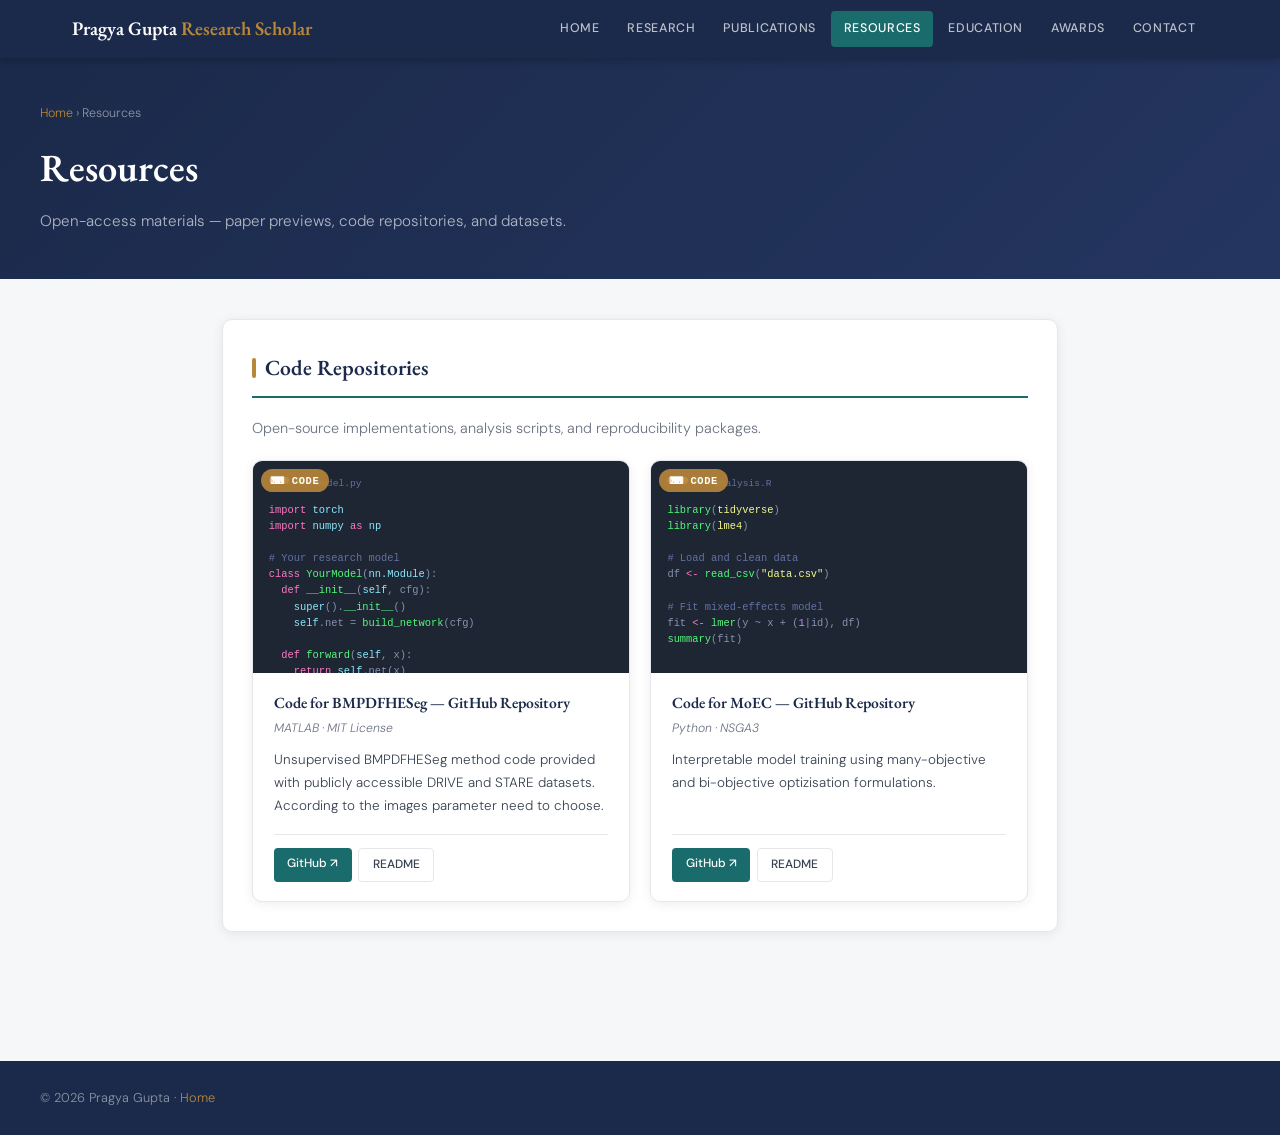
<file: resources.html>
<!DOCTYPE html>
<html lang="en">
<head>
  <meta charset="UTF-8"/>
  <meta name="viewport" content="width=device-width, initial-scale=1.0"/>
  <title>Resources — Pragya Gupta</title>
  <link href="https://fonts.googleapis.com/css2?family=EB+Garamond:ital,wght@0,400;0,500;0,600;1,400&family=DM+Sans:wght@300;400;500;600&display=swap" rel="stylesheet"/>
  <link rel="stylesheet" href="style.css"/>
</head>
<body>
  <header id="header">
    <div class="header-inner">
      <a href="index.html" class="site-title">Pragya Gupta <span>Research Scholar</span></a>
      <nav class="main-nav">
        <a href="index.html">Home</a>
        <a href="research.html">Research</a>
        <a href="publications.html">Publications</a>
        <a href="resources.html" class="active">Resources</a>
        <a href="education.html">Education</a>
        <a href="awards.html">Awards</a>
        <a href="contact.html">Contact</a>
      </nav>
      <button class="burger" id="burger">&#9776;</button>
    </div>
  </header>
  <div class="mobile-nav" id="mobileNav">
    <a href="index.html">Home</a><a href="research.html">Research</a>
    <a href="publications.html">Publications</a><a href="resources.html">Resources</a>
    <a href="education.html">Education</a><a href="awards.html">Awards</a><a href="contact.html">Contact</a>
  </div>

  <div class="page-hero">
    <div class="page-hero-inner">
      <div class="breadcrumb"><a href="index.html">Home</a> › Resources</div>
      <h1>Resources</h1>
      <p>Open-access materials — paper previews, code repositories, and datasets.</p>
    </div>
  </div>

  <main class="page-single">

    <!-- HOW TO USE THIS PAGE -->
    <!--div class="card" style="background:var(--gold-light);border-left:4px solid var(--gold);border-radius:0 10px 10px 0;">
      <h2 class="card-title" style="border-bottom-color:var(--gold);">How to add your content</h2>
      <ul style="font-size:.88rem;color:var(--ink2);line-height:2;padding-left:1.5rem;">
        <li><strong>Paper first-page image:</strong> Screenshot page 1 of your PDF → save as <code>paper1_preview.jpg</code> → upload to GitHub → replace placeholder image tag.</li>
        <li><strong>GIF / animation:</strong> Save as <code>research_anim.gif</code> → upload → swap in <code>&lt;img src="research_anim.gif"&gt;</code>.</li>
        <li><strong>Code:</strong> Link to your GitHub repo URL in the card button.</li>
        <li><strong>Dataset:</strong> Link to your Zenodo / Figshare / OSF page.</li>
        <li><strong>Slides:</strong> Upload your PDF slides alongside the HTML and link directly.</li>
      </ul>
    </div>-->

    <!-- ── PAPER PREVIEWS ── -->
    <!--div class="card">
      <h2 class="card-title">Paper Previews</h2>
      <p class="card-sub">First-page screenshots of published papers. Click "Abstract" to read the summary, or PDF to download.</p>
      <div class="res-grid">-->

        <!-- Paper 1 -->
        <!--div class="res-card">
          <div class="res-preview">
            <!-- Replace with: <img src="paper1_preview.jpg" alt="Paper 1 first page"> -->
            <!--div class="res-preview-placeholder">
              <div style="font-size:2rem;">📄</div>
              <p style="font-size:.75rem;font-family:monospace;color:var(--ink3);">paper1_preview.jpg</p>
              <span style="font-size:.68rem;color:var(--ink3);">Screenshot of paper first page</span>
            </div>
            <span class="res-type-badge rtb-paper">Journal 2024</span>
          </div>
          <div class="res-body">
            <div class="res-title">Title of Your First Paper (Short Version)</div>
            <div class="res-meta">Journal Name · 2024 · First Author</div>
            <div class="res-desc">One or two sentence summary of what this paper is about and why it matters.</div>
            <div class="res-actions">
              <a href="#" class="ra-btn">PDF</a>
              <a href="#" class="ra-btn-sec">DOI</a>
              <a href="#" class="ra-btn-sec">Cite</a>
            </div>
          </div>
        </div>-->

        <!-- Paper 2 -->
        <!--div class="res-card">
          <div class="res-preview">
            <!-- Replace with: <img src="paper2_preview.jpg" alt="Paper 2 first page"> -->
            <!--div class="res-preview-placeholder">
              <div style="font-size:2rem;">📄</div>
              <p style="font-size:.75rem;font-family:monospace;color:var(--ink3);">paper2_preview.jpg</p>
              <span style="font-size:.68rem;color:var(--ink3);">Screenshot of paper first page</span>
            </div>
            <span class="res-type-badge rtb-paper">Conference 2023</span>
          </div>
          <div class="res-body">
            <div class="res-title">Title of Your Conference Paper (Short Version)</div>
            <div class="res-meta">Conference Name · 2023 · Oral Presentation</div>
            <div class="res-desc">Brief description of the contribution and key result from this conference paper.</div>
            <div class="res-actions">
              <a href="#" class="ra-btn">PDF</a>
              <a href="#" class="ra-btn-sec">Slides</a>
              <a href="#" class="ra-btn-sec">Video</a>
            </div>
          </div>
        </div>

        <!-- Paper 3 -->
        <!--div class="res-card">
          <div class="res-preview">
            <div class="res-preview-placeholder">
              <div style="font-size:2rem;">📄</div>
              <p style="font-size:.75rem;font-family:monospace;color:var(--ink3);">paper3_preview.jpg</p>
              <span style="font-size:.68rem;color:var(--ink3);">Screenshot of paper first page</span>
            </div>
            <span class="res-type-badge rtb-paper">Preprint 2023</span>
          </div>
          <div class="res-body">
            <div class="res-title">Title of Your Preprint</div>
            <div class="res-meta">arXiv · 2023 · Under Review</div>
            <div class="res-desc">Summary of the preprint — what is novel about the work and what are the main findings.</div>
            <div class="res-actions">
              <a href="#" class="ra-btn">arXiv</a>
              <a href="#" class="ra-btn-sec">Cite</a>
            </div>
          </div>
        </div>

      </div>
    </div>

    <!-- ── RESEARCH GIFs / ANIMATIONS ── -->
    <!--div class="card">
      <h2 class="card-title">Figures &amp; Animations</h2>
      <p class="card-sub">Key figures, result animations, and GIFs from my published work. All freely usable with attribution.</p>
      <div class="res-grid">

        <!-- GIF 1 -->
        <!--div class="res-card">
          <div class="res-preview">
            <!-- Replace with: <img src="result_animation1.gif" alt="Result animation"> -->
            <!--div class="res-preview-placeholder">
              <div style="font-size:2rem;">🎞</div>
              <p style="font-size:.75rem;font-family:monospace;color:var(--ink3);">result_animation1.gif</p>
              <span style="font-size:.68rem;color:var(--ink3);">Upload your GIF animation here</span>
            </div>
            <span class="res-type-badge rtb-slides">Animation</span>
          </div>
          <div class="res-body">
            <div class="res-title">Result Animation — Experiment / Method Name</div>
            <div class="res-meta">From: Paper Title · 2024</div>
            <div class="res-desc">Describe what this animation shows — the method in action, a visual result, or a comparison. Cite the source paper.</div>
            <div class="res-actions">
              <a href="#" class="ra-btn">Download GIF</a>
              <a href="publications.html" class="ra-btn-sec">Source Paper</a>
            </div>
          </div>
        </div>

        <!-- GIF 2 -->
        <!--div class="res-card">
          <div class="res-preview">
            <!-- Replace with: <img src="result_figure1.png" alt="Result figure"> -->
            <!--div class="res-preview-placeholder">
              <div style="font-size:2rem;">📊</div>
              <p style="font-size:.75rem;font-family:monospace;color:var(--ink3);">result_figure1.png</p>
              <span style="font-size:.68rem;color:var(--ink3);">Upload your key result figure</span>
            </div>
            <span class="res-type-badge rtb-slides">Figure</span>
          </div>
          <div class="res-body">
            <div class="res-title">Key Result Figure — Comparison / Output Visualization</div>
            <div class="res-meta">From: Paper Title · 2023</div>
            <div class="res-desc">Briefly describe what this figure shows — axis labels, what is being compared, and the takeaway message.</div>
            <div class="res-actions">
              <a href="#" class="ra-btn">Download PNG</a>
              <a href="publications.html" class="ra-btn-sec">Source Paper</a>
            </div>
          </div>
        </div>

      </div>
    </div>-->

    <!-- ── CODE REPOSITORIES ── -->
    <div class="card">
      <h2 class="card-title">Code Repositories</h2>
      <p class="card-sub">Open-source implementations, analysis scripts, and reproducibility packages.</p>
      <div class="res-grid">

        <!-- Code 1 -->
        <div class="res-card">
          <div class="code-preview">
            <div class="c-bar">
              <div class="c-dot" style="background:#ff5f57"></div>
              <div class="c-dot" style="background:#febc2e"></div>
              <div class="c-dot" style="background:#28c840"></div>
              <span style="color:#6272a4;font-size:.6rem;margin-left:.4rem">model.py</span>
            </div>
            <span style="display:block"><span class="c-kw">import</span> <span class="c-var">torch</span></span>
            <span style="display:block"><span class="c-kw">import</span> <span class="c-var">numpy</span> <span class="c-kw">as</span> <span class="c-var">np</span></span>
            <span style="display:block">&nbsp;</span>
            <span style="display:block"><span class="c-cm"># Your research model</span></span>
            <span style="display:block"><span class="c-kw">class</span> <span class="c-fn">YourModel</span>(<span class="c-var">nn.Module</span>):</span>
            <span style="display:block">&nbsp;&nbsp;<span class="c-kw">def</span> <span class="c-fn">__init__</span>(<span class="c-var">self</span>, cfg):</span>
            <span style="display:block">&nbsp;&nbsp;&nbsp;&nbsp;<span class="c-var">super</span>().<span class="c-fn">__init__</span>()</span>
            <span style="display:block">&nbsp;&nbsp;&nbsp;&nbsp;<span class="c-var">self</span>.net = <span class="c-fn">build_network</span>(cfg)</span>
            <span style="display:block">&nbsp;</span>
            <span style="display:block">&nbsp;&nbsp;<span class="c-kw">def</span> <span class="c-fn">forward</span>(<span class="c-var">self</span>, x):</span>
            <span style="display:block">&nbsp;&nbsp;&nbsp;&nbsp;<span class="c-kw">return</span> <span class="c-var">self</span>.net(x)</span>
            <span class="res-type-badge rtb-code" style="position:absolute;top:8px;left:8px;">⌨ Code</span>
          </div>
          <div class="res-body">
            <div class="res-title">Code for BMPDFHESeg — GitHub Repository</div>
            <div class="res-meta">MATLAB · MIT License</div>
            <div class="res-desc"> Unsupervised BMPDFHESeg method code provided with publicly accessible DRIVE and STARE datasets. According to the images parameter need to choose. </div>
            <div class="res-actions">
              <a href="https://github.com/PS297/BMPDFHESeg.git" target="_blank" class="ra-btn">GitHub ↗</a>
              <a href="#" class="ra-btn-sec">README</a>
              <!--a href="#" class="ra-btn-sec">Colab</a>-->
            </div>
          </div>
        </div>

        <!-- Code 2 -->
        <div class="res-card">
          <div class="code-preview">
            <div class="c-bar">
              <div class="c-dot" style="background:#ff5f57"></div>
              <div class="c-dot" style="background:#febc2e"></div>
              <div class="c-dot" style="background:#28c840"></div>
              <span style="color:#6272a4;font-size:.6rem;margin-left:.4rem">analysis.R</span>
            </div>
            <span style="display:block"><span class="c-fn">library</span>(<span class="c-str">tidyverse</span>)</span>
            <span style="display:block"><span class="c-fn">library</span>(<span class="c-str">lme4</span>)</span>
            <span style="display:block">&nbsp;</span>
            <span style="display:block"><span class="c-cm"># Load and clean data</span></span>
            <span style="display:block">df <span class="c-kw">&lt;-</span> <span class="c-fn">read_csv</span>(<span class="c-str">"data.csv"</span>)</span>
            <span style="display:block">&nbsp;</span>
            <span style="display:block"><span class="c-cm"># Fit mixed-effects model</span></span>
            <span style="display:block">fit <span class="c-kw">&lt;-</span> <span class="c-fn">lmer</span>(y ~ x + (<span class="c-num">1</span>|id), df)</span>
            <span style="display:block"><span class="c-fn">summary</span>(fit)</span>
            <span class="res-type-badge rtb-code" style="position:absolute;top:8px;left:8px;">⌨ Code</span>
          </div>
          <div class="res-body">
            <div class="res-title">Code for MoEC — GitHub Repository</div>
            <div class="res-meta">Python · NSGA3</div>
            <div class="res-desc">Interpretable model training using many-objective and bi-objective optizisation formulations.</div>
            <div class="res-actions">
              <a href="https://github.com/PS297/MoEC.git" target="_blank" class="ra-btn">GitHub ↗</a>
              <a href="#" class="ra-btn-sec">README</a>
            </div>
          </div>
        </div>

      </div>
    </div>

    <!-- ── DATASETS ── -->
    <!--div class="card">
      <h2 class="card-title">Datasets</h2>
      <p class="card-sub">Open-access datasets released alongside my publications. Available on Zenodo / Figshare / OSF.</p>
      <div class="res-grid">

        <div class="res-card">
          <div class="res-preview" style="background:linear-gradient(135deg,#1B2A4A,#243560);">
            <div style="display:flex;flex-direction:column;align-items:center;justify-content:center;width:100%;height:100%;gap:.7rem;padding:1.5rem;">
              <div style="font-size:2.5rem;color:#fff;">📦</div>
              <div style="font-size:1.4rem;font-weight:700;color:#fff;font-family:var(--serif);text-align:center;">12,400<br><span style="font-size:.9rem;color:rgba(255,255,255,.6)">samples</span></div>
              <div style="display:flex;gap:.3rem;flex-wrap:wrap;justify-content:center;">
                <span style="background:rgba(255,255,255,.15);color:#fff;padding:.15rem .5rem;border-radius:3px;font-size:.65rem;font-weight:600;">CSV</span>
                <span style="background:rgba(255,255,255,.15);color:#fff;padding:.15rem .5rem;border-radius:3px;font-size:.65rem;font-weight:600;">JSON</span>
                <span style="background:rgba(255,255,255,.15);color:#fff;padding:.15rem .5rem;border-radius:3px;font-size:.65rem;font-weight:600;">HDF5</span>
              </div>
            </div>
            <span class="res-type-badge rtb-data">Dataset</span>
          </div>
          <div class="res-body">
            <div class="res-title">Dataset Name — Used in Paper One &amp; Two</div>
            <div class="res-meta">12,400 samples · CC BY 4.0 · Zenodo · DOI: 10.5281/XXXXX</div>
            <div class="res-desc">Describe what the dataset contains, how it was collected, and how other researchers can use it. Note any preprocessing steps or known limitations.</div>
            <div class="res-actions">
              <a href="#" class="ra-btn">Zenodo ↗</a>
              <a href="#" class="ra-btn-sec">Documentation</a>
              <a href="#" class="ra-btn-sec">Data Paper</a>
            </div>
          </div>
        </div>

      </div>
    </div>-->

    <!-- ── SLIDES ── -->
    <!--div class="card">
      <h2 class="card-title">Presentation Slides</h2>
      <p class="card-sub">Slides from conference talks and seminars. Download freely with attribution.</p>
      <div class="res-grid">

        <div class="res-card">
          <div class="res-preview" style="background:linear-gradient(135deg,var(--navy) 0%,var(--teal) 100%);">
            <div style="display:flex;flex-direction:column;align-items:center;justify-content:center;width:100%;height:100%;gap:1rem;padding:2rem;">
              <div style="background:rgba(255,255,255,.12);border-radius:8px;padding:1.2rem 1.5rem;text-align:center;max-width:200px;">
                <div style="font-family:var(--serif);font-size:1.1rem;color:#fff;font-weight:600;line-height:1.3;margin-bottom:.6rem;">Conference Talk<br>Slides</div>
                <div style="height:1px;background:rgba(255,255,255,.3);margin-bottom:.6rem;"></div>
                <div style="font-size:.72rem;color:rgba(255,255,255,.6);">Your Name · 2023</div>
              </div>
            </div>
            <span class="res-type-badge rtb-slides">🖥 Slides</span>
          </div>
          <div class="res-body">
            <div class="res-title">Slides — Conference Name 2023 Oral Presentation</div>
            <div class="res-meta">PowerPoint + PDF · 42 slides · [Conference, City]</div>
            <div class="res-desc">Full presentation from my oral talk at [Conference 2023]. Covers motivation, method, experimental results, and future directions.</div>
            <div class="res-actions">
              <a href="#" class="ra-btn">PDF ↗</a>
              <a href="#" class="ra-btn-sec">PPTX</a>
            </div>
          </div>
        </div>

      </div>
    </div>-->

  </main>

  <footer class="site-footer">
    <div class="footer-inner">
      <span>© 2026 Pragya Gupta · <a href="index.html">Home</a></span>
    </div>
  </footer>
  <script src="nav.js"></script>
</body>
</html>
</file>
<file: style.css>
/* ═══════════════════════════════════════════
   PhD ACADEMIC PORTFOLIO — style.css
   Multi-page site, inspired by academic style
   ═══════════════════════════════════════════ */

*, *::before, *::after { box-sizing: border-box; margin: 0; padding: 0; }

:root {
  --navy:      #1B2A4A;
  --navy2:     #243560;
  --teal:      #1A6B6B;
  --teal-light:#E6F4F4;
  --gold:      #B8873A;
  --gold-light:#FDF5E8;
  --bg:        #F6F7F9;
  --white:     #FFFFFF;
  --ink:       #111827;
  --ink2:      #374151;
  --ink3:      #6B7280;
  --border:    #E5E7EB;
  --serif:     'EB Garamond', Georgia, serif;
  --sans:      'DM Sans', sans-serif;
  --sh:        0 2px 12px rgba(0,0,0,.07);
  --sh2:       0 6px 28px rgba(0,0,0,.11);
}

html { scroll-behavior: smooth; font-size: 16px; }
body {
  font-family: var(--sans); background: var(--bg);
  color: var(--ink); font-weight: 300; line-height: 1.75;
  min-height: 100vh;
}
a { color: var(--teal); text-decoration: none; }
a:hover { text-decoration: underline; }
img { max-width: 100%; height: auto; display: block; }
::selection { background: var(--teal-light); color: var(--teal); }
::-webkit-scrollbar { width: 5px; }
::-webkit-scrollbar-thumb { background: var(--teal); border-radius: 99px; }

/* ═══════ HEADER / NAV ═══════ */
#header {
  position: sticky; top: 0; z-index: 500;
  background: var(--navy);
  box-shadow: 0 2px 8px rgba(0,0,0,.25);
}
.header-inner {
  max-width: 1200px; margin: 0 auto;
  padding: 0 2rem;
  display: flex; align-items: center; gap: 2rem;
  height: 58px;
}
.site-title {
  font-family: var(--serif); font-size: 1.2rem; font-weight: 600;
  color: #fff; text-decoration: none; white-space: nowrap; flex-shrink: 0;
}
.site-title span { color: var(--gold); }
.main-nav {
  display: flex; gap: .15rem; flex: 1; justify-content: flex-end; flex-wrap: nowrap;
}
.main-nav a {
  font-size: .78rem; font-weight: 500; letter-spacing: .05em; text-transform: uppercase;
  color: rgba(255,255,255,.7); text-decoration: none;
  padding: .45rem .8rem; border-radius: 4px;
  transition: background .2s, color .2s;
  white-space: nowrap;
}
.main-nav a:hover, .main-nav a.active {
  background: rgba(255,255,255,.12); color: #fff; text-decoration: none;
}
.main-nav a.active { background: var(--teal); color: #fff; }
.burger {
  display: none; background: none; border: none;
  color: #fff; font-size: 1.4rem; cursor: pointer; padding: .2rem .4rem;
}

/* Mobile nav */
.mobile-nav {
  display: none; flex-direction: column; gap: 0;
  background: var(--navy2);
  border-bottom: 2px solid var(--teal);
}
.mobile-nav a {
  padding: .85rem 1.5rem; color: rgba(255,255,255,.85);
  border-bottom: 1px solid rgba(255,255,255,.07);
  font-size: .9rem; text-decoration: none;
  transition: background .15s;
}
.mobile-nav a:hover { background: rgba(255,255,255,.08); }
.mobile-nav.open { display: flex; }

/* ═══════ HERO BANNER ═══════ */
.hero-banner {
  background: linear-gradient(135deg, var(--navy) 0%, var(--navy2) 60%, var(--teal) 100%);
  padding: 3.5rem 2rem;
}
.hero-content {
  max-width: 1200px; margin: 0 auto;
  display: flex; gap: 3rem; align-items: flex-start;
}
.hero-photo-col { flex-shrink: 0; }
.photo-frame {
  width: 160px; height: 160px; border-radius: 50%;
  border: 4px solid var(--gold);
  overflow: hidden;
  background: linear-gradient(135deg, var(--teal) 0%, var(--navy2) 100%);
  display: flex; align-items: center; justify-content: center;
  box-shadow: 0 4px 20px rgba(0,0,0,.3);
  flex-shrink: 0;
}
.photo-frame img { width: 100%; height: 100%; object-fit: cover; }
.photo-fallback {
  display: none; width: 100%; height: 100%;
  align-items: center; justify-content: center;
  font-family: var(--serif); font-size: 3rem; color: #fff; font-weight: 600;
}
.hero-text-col { flex: 1; }
.hero-name {
  font-family: var(--serif); font-size: clamp(1.9rem, 3.5vw, 2.8rem);
  font-weight: 600; color: #fff; line-height: 1.15; margin-bottom: .35rem;
}
.hero-degree { font-size: .95rem; color: var(--gold); font-weight: 500; margin-bottom: .5rem; }
.hero-position { font-size: 1rem; color: rgba(255,255,255,.9); margin-bottom: .15rem; }
.hero-inst { font-size: .95rem; color: rgba(255,255,255,.75); margin-bottom: .2rem; }
.hero-also { font-size: .85rem; color: rgba(255,255,255,.55); font-style: italic; margin-bottom: 1.2rem; }
.hero-tags { display: flex; flex-wrap: wrap; gap: .45rem; margin-bottom: 1.4rem; }
.hero-tags span {
  padding: .2rem .7rem; border-radius: 99px;
  background: rgba(255,255,255,.12); color: rgba(255,255,255,.85);
  font-size: .72rem; font-weight: 500; letter-spacing: .05em;
  border: 1px solid rgba(255,255,255,.2);
}
.hero-links { display: flex; gap: .6rem; flex-wrap: wrap; }
.hl-btn {
  padding: .45rem 1.1rem; border-radius: 4px;
  border: 1.5px solid rgba(255,255,255,.35);
  color: rgba(255,255,255,.85); font-size: .8rem; font-weight: 500;
  background: transparent; text-decoration: none; transition: all .2s;
}
.hl-btn:hover { background: rgba(255,255,255,.15); border-color: #fff; color: #fff; text-decoration: none; }
.hl-primary { background: var(--gold); border-color: var(--gold); color: #fff !important; }
.hl-primary:hover { background: #a07030 !important; border-color: #a07030 !important; }

/* ═══════ PAGE LAYOUT ═══════ */
.page-main { max-width: 1200px; margin: 2.5rem auto; padding: 0 2rem 4rem; }
.content-cols { display: grid; grid-template-columns: 1fr 340px; gap: 2rem; }

/* Single-column pages */
.page-single { max-width: 900px; margin: 2.5rem auto; padding: 0 2rem 4rem; }

/* ═══════ CARDS ═══════ */
.card {
  background: var(--white); border-radius: 10px;
  border: 1px solid var(--border); box-shadow: var(--sh);
  padding: 1.8rem; margin-bottom: 1.6rem;
}
.card-title {
  font-family: var(--serif); font-size: 1.35rem; font-weight: 600;
  color: var(--navy); margin-bottom: 1.1rem;
  padding-bottom: .6rem; border-bottom: 2px solid var(--teal);
  display: flex; align-items: center; gap: .6rem;
}
.card-title::before { content: ''; display: block; width: 4px; height: 1.2rem; background: var(--gold); border-radius: 2px; }
.card-sub { font-size: .9rem; color: var(--ink3); margin-bottom: 1.2rem; }

/* ═══════ BIO ═══════ */
.bio-text p { color: var(--ink2); margin-bottom: 1rem; font-size: .97rem; line-height: 1.85; }
.bio-text p:last-child { margin-bottom: 0; }

/* ═══════ GIF / IMAGE ZONE ═══════ */
.gif-grid { display: grid; grid-template-columns: 1fr 1fr; gap: 1.2rem; margin-bottom: 1rem; }
.gif-slot {
  border-radius: 8px; overflow: hidden;
  border: 2px dashed var(--border); min-height: 180px;
  background: var(--bg);
  display: flex; align-items: center; justify-content: center;
  transition: border-color .2s;
}
.gif-slot:hover { border-color: var(--teal); }
.gif-slot img { width: 100%; height: 100%; object-fit: cover; display: block; border-radius: 6px; }
.gif-placeholder {
  display: flex; flex-direction: column; align-items: center; justify-content: center;
  gap: .4rem; padding: 1.5rem; text-align: center;
}
.gif-icon { font-size: 2rem; }
.gif-placeholder p { font-size: .8rem; font-weight: 600; color: var(--ink3); font-family: monospace; }
.gif-placeholder span { font-size: .72rem; color: var(--ink3); }
.img-hint {
  font-size: .82rem; color: var(--ink3); background: var(--gold-light);
  border-left: 3px solid var(--gold); padding: .7rem 1rem; border-radius: 0 6px 6px 0;
  line-height: 1.6;
}
.img-hint code { background: rgba(0,0,0,.07); padding: .1rem .3rem; border-radius: 3px; font-size: .8rem; }

/* Full-width single image slot */
.gif-slot-wide {
  border-radius: 8px; overflow: hidden;
  border: 2px dashed var(--border); min-height: 240px;
  background: var(--bg); display: flex; align-items: center;
  justify-content: center; margin-bottom: 1rem; transition: border-color .2s;
}
.gif-slot-wide:hover { border-color: var(--teal); }
.gif-slot-wide img { width: 100%; display: block; border-radius: 6px; }

/* ═══════ NEWS ═══════ */
.news-list { list-style: none; display: flex; flex-direction: column; gap: 0; }
.news-list li {
  padding: .85rem 0; border-bottom: 1px solid var(--border);
  display: flex; flex-direction: column; gap: .2rem;
}
.news-list li:last-child { border-bottom: none; }
.news-date {
  font-size: .7rem; font-weight: 600; letter-spacing: .08em;
  text-transform: uppercase; color: var(--teal);
}
.news-list p { font-size: .88rem; color: var(--ink2); line-height: 1.6; }

/* ═══════ STATS ═══════ */
.stats-grid { display: grid; grid-template-columns: 1fr 1fr; gap: .8rem; }
.stat-box {
  background: var(--teal-light); border-radius: 8px; padding: 1rem;
  text-align: center; display: flex; flex-direction: column; gap: .15rem;
}
.sn { font-family: var(--serif); font-size: 1.9rem; font-weight: 600; color: var(--teal); line-height: 1; }
.sl { font-size: .7rem; font-weight: 500; letter-spacing: .08em; text-transform: uppercase; color: var(--ink3); }

/* ═══════ QUICK NAV ═══════ */
.qnav-links { display: flex; flex-direction: column; gap: .45rem; }
.qnav-links a {
  display: block; padding: .65rem .9rem; border-radius: 6px;
  border: 1px solid var(--border); color: var(--ink2);
  font-size: .88rem; background: var(--bg); transition: all .18s;
  text-decoration: none;
}
.qnav-links a:hover { background: var(--teal-light); border-color: var(--teal); color: var(--teal); text-decoration: none; }

/* ═══════ PAGE HERO (inner pages) ═══════ */
.page-hero {
  background: linear-gradient(135deg, var(--navy) 0%, var(--navy2) 100%);
  padding: 2.8rem 2rem;
}
.page-hero-inner { max-width: 1200px; margin: 0 auto; }
.page-hero h1 {
  font-family: var(--serif); font-size: clamp(1.8rem, 3vw, 2.6rem);
  font-weight: 600; color: #fff; margin-bottom: .4rem;
}
.page-hero p { font-size: .95rem; color: rgba(255,255,255,.65); }
.breadcrumb { font-size: .78rem; color: rgba(255,255,255,.5); margin-bottom: .6rem; }
.breadcrumb a { color: var(--gold); text-decoration: none; }
.breadcrumb a:hover { text-decoration: underline; }

/* ═══════ RESEARCH PAGE ═══════ */
.research-area {
  margin-bottom: 2.2rem; padding-bottom: 2.2rem;
  border-bottom: 1px solid var(--border);
}
.research-area:last-child { border-bottom: none; margin-bottom: 0; padding-bottom: 0; }
.ra-header { display: flex; align-items: flex-start; gap: 1.2rem; margin-bottom: 1rem; }
.ra-num {
  width: 44px; height: 44px; border-radius: 10px;
  background: var(--teal-light); color: var(--teal);
  display: flex; align-items: center; justify-content: center;
  font-family: var(--serif); font-size: 1.3rem; font-weight: 600;
  flex-shrink: 0;
}
.ra-title { font-family: var(--serif); font-size: 1.2rem; font-weight: 600; color: var(--navy); margin-bottom: .2rem; }
.ra-keywords { font-size: .78rem; color: var(--teal); font-weight: 500; }
.ra-body p { color: var(--ink2); font-size: .95rem; line-height: 1.85; margin-bottom: .8rem; }

/* Research image/GIF slot in research page */
.ra-media { display: grid; grid-template-columns: 1fr 1fr; gap: 1rem; margin: 1.2rem 0; }
.ra-media-slot {
  border-radius: 8px; overflow: hidden; border: 2px dashed var(--border);
  min-height: 160px; background: var(--bg);
  display: flex; align-items: center; justify-content: center;
}
.ra-media-slot img { width: 100%; height: 100%; object-fit: cover; display: block; }

/* ═══════ IMAGE COMPARISON SLIDER ═══════ */
/* ═══════════════════════════════════════
   ADVANCED IMAGE COMPARISON SLIDER
   ═══════════════════════════════════════ */

.compare-container{
  position: relative;

  width: 100%;
  max-width: 900px;
  height: 480px;

  margin: 2rem auto;

  overflow: hidden;

  border-radius: 16px;

  border: 2px solid #222;

  background:
  radial-gradient(circle at center,
  #0a0a0a 0%,
  #000000 100%);

  box-shadow:
    0 10px 35px rgba(0,0,0,.4);
}

/* BOTH IMAGES */
.compare-img{
  position: absolute;
  inset: 0;

  width: 100%;
  height: 100%;

  object-fit: contain;

  transition: transform .4s ease;
}

/* HOVER ZOOM */
.compare-container:hover .compare-img{
  transform: scale(1.02);
}

/* OVERLAY */
.compare-overlay{
  position: absolute;

  top: 0;
  left: 0;

  width: 50%;
  height: 100%;

  overflow: hidden;

  z-index: 2;

  transition: width .08s linear;
}

/* SEGMENTED IMAGE */
.compare-overlay img{
  width: 100%;
  height: 100%;

  object-fit: contain;
}

/* DIVIDER */
.compare-divider{
  position: absolute;

  top: 0;
  left: 50%;

  transform: translateX(-50%);

  width: 3px;
  height: 100%;

  background: white;

  z-index: 15;

  transition: left .08s linear;

  box-shadow:
    0 0 10px rgba(255,255,255,.85),
    0 0 20px rgba(255,255,255,.45);
}

/* HANDLE */
.compare-handle{
  position: absolute;

  top: 50%;
  left: 50%;

  transform: translate(-50%, -50%);

  width: 52px;
  height: 52px;

  border-radius: 50%;

  background: white;
  color: var(--teal);

  display: flex;
  align-items: center;
  justify-content: center;

  font-size: 1.2rem;
  font-weight: 700;

  border: 3px solid var(--teal);

  box-shadow:
    0 4px 20px rgba(0,0,0,.35);
}

/* LABELS */
.compare-badge{
  position: absolute;

  top: 18px;

  padding: .5rem 1rem;

  background: rgba(0,0,0,.55);

  backdrop-filter: blur(6px);

  color: white;

  border-radius: 30px;

  font-size: .78rem;
  font-weight: 600;

  border: 1px solid rgba(255,255,255,.15);

  z-index: 30;
}

.compare-badge.left{
  left: 18px;
}

.compare-badge.right{
  right: 18px;
}

/* SLIDER */
.compare-slider{
  position: absolute;

  bottom: 18px;
  left: 50%;

  transform: translateX(-50%);

  width: 90%;

  z-index: 20;

  cursor: pointer;

  appearance: none;
  -webkit-appearance: none;

  height: 6px;

  border-radius: 999px;

  background: linear-gradient(
    90deg,
    var(--gold),
    var(--teal)
  );

  outline: none;

  box-shadow:
    0 2px 10px rgba(0,0,0,.3);
}

/* CHROME / EDGE */
.compare-slider::-webkit-slider-thumb{
  -webkit-appearance: none;

  width: 24px;
  height: 24px;

  border-radius: 50%;

  background: white;

  border: 4px solid var(--teal);

  cursor: pointer;

  box-shadow:
    0 0 0 4px rgba(255,255,255,.25),
    0 2px 10px rgba(0,0,0,.35);

  transition: transform .15s ease;
}

.compare-slider::-webkit-slider-thumb:hover{
  transform: scale(1.12);
}

/* FIREFOX */
.compare-slider::-moz-range-thumb{
  width: 24px;
  height: 24px;

  border-radius: 50%;

  background: white;

  border: 4px solid var(--teal);

  cursor: pointer;
}

/* CAPTION */
.compare-caption{
  margin-top: 1rem;

  text-align: center;

  font-size: .84rem;

  color: var(--ink3);

  font-style: italic;

  line-height: 1.8;
}

/* MOBILE */
@media (max-width: 768px){

  .compare-container{
    height: 320px;
  }

  .compare-handle{
    width: 42px;
    height: 42px;
    font-size: 1rem;
  }

  .compare-badge{
    font-size: .68rem;
    padding: .4rem .7rem;
  }
}
/* ═══════ PUBLICATIONS PAGE ═══════ */
.pub-filter { display: flex; gap: .4rem; flex-wrap: wrap; margin-bottom: 2rem; }
.pf-btn {
  padding: .38rem 1rem; border-radius: 99px; border: 1.5px solid var(--border);
  background: transparent; font-family: var(--sans); font-size: .78rem;
  font-weight: 500; color: var(--ink3); cursor: pointer; transition: all .18s;
}
.pf-btn.on, .pf-btn:hover { background: var(--teal); color: #fff; border-color: var(--teal); }

.pub-year-section { margin-bottom: 2.4rem; }
.pub-year-label {
  font-family: var(--serif); font-size: 1.5rem; font-weight: 600; color: var(--navy);
  margin-bottom: 1rem; padding-bottom: .4rem; border-bottom: 2px solid var(--teal);
  display: flex; align-items: center; gap: .6rem;
}
.pub-entry {
  display: grid; grid-template-columns: 90px 1fr;
  gap: 1.2rem; padding: 1.2rem 0; border-bottom: 1px solid var(--border); align-items: start;
}
.pub-entry:last-child { border-bottom: none; }
.pub-thumb-slot {
  width: 90px; aspect-ratio: 3/4; border-radius: 4px; overflow: hidden;
  border: 1px solid var(--border); background: var(--bg);
  display: flex; align-items: center; justify-content: center; flex-shrink: 0;
}
.pub-thumb-slot img { width: 100%; height: 100%; object-fit: cover; object-position: top; }
.pub-thumb-placeholder {
  display: flex; flex-direction: column; align-items: center; justify-content: center;
  gap: .3rem; padding: .5rem; text-align: center;
}
.pub-thumb-placeholder span { font-size: .55rem; color: var(--ink3); }
.pub-info { flex: 1; }
.pub-info-title { font-family: var(--serif); font-size: 1.02rem; font-weight: 600; color: var(--navy); margin-bottom: .3rem; line-height: 1.4; }
.pub-info-authors { font-size: .82rem; color: var(--ink3); margin-bottom: .25rem; }
.pub-info-authors strong { color: var(--teal); font-weight: 600; }
.pub-info-venue { font-size: .82rem; color: var(--ink2); font-style: italic; margin-bottom: .55rem; }
.pub-info-btns { display: flex; gap: .4rem; flex-wrap: wrap; }
.pib {
  padding: .3rem .75rem; border-radius: 4px; border: 1.5px solid var(--border);
  font-size: .73rem; font-weight: 500; color: var(--ink2); text-decoration: none;
  background: transparent; transition: all .15s; cursor: pointer; font-family: var(--sans);
}
.pib:hover { border-color: var(--teal); color: var(--teal); background: var(--teal-light); text-decoration: none; }
.pib-primary { background: var(--teal); color: #fff !important; border-color: var(--teal); }
.pib-primary:hover { background: var(--teal) !important; opacity: .85; }
.pub-tags { display: flex; gap: .3rem; flex-wrap: wrap; margin-bottom: .5rem; }
.ptag { padding: .12rem .5rem; border-radius: 3px; font-size: .67rem; font-weight: 600; letter-spacing: .04em; text-transform: uppercase; }
.pt-teal { background: var(--teal-light); color: var(--teal); }
.pt-gold { background: var(--gold-light); color: var(--gold); }

/* ═══════ RESOURCES PAGE ═══════ */
.res-grid { display: grid; grid-template-columns: repeat(auto-fill, minmax(280px, 1fr)); gap: 1.3rem; }
.res-card {
  background: var(--white); border-radius: 10px;
  border: 1px solid var(--border); box-shadow: var(--sh);
  overflow: hidden; display: flex; flex-direction: column;
  transition: box-shadow .22s, transform .22s;
}
.res-card:hover { box-shadow: var(--sh2); transform: translateY(-4px); }
.res-preview {
  width: 100%; aspect-ratio: 16/9; overflow: hidden;
  background: var(--bg); border-bottom: 1px solid var(--border);
  display: flex; align-items: center; justify-content: center; position: relative;
}
.res-preview img { width: 100%; height: 100%; object-fit: cover; object-position: top; display: block; }
.res-preview-placeholder {
  display: flex; flex-direction: column; align-items: center; justify-content: center;
  gap: .5rem; padding: 1.5rem; text-align: center; width: 100%; height: 100%;
}
.res-type-badge {
  position: absolute; top: 8px; left: 8px;
  padding: .2rem .6rem; border-radius: 99px; font-size: .65rem; font-weight: 600;
  letter-spacing: .06em; text-transform: uppercase;
}
.rtb-paper { background: rgba(26,107,107,.85); color: #fff; }
.rtb-code  { background: rgba(184,135,58,.9); color: #fff; }
.rtb-data  { background: rgba(27,42,74,.8); color: #fff; }
.rtb-slides{ background: rgba(255,255,255,.9); color: var(--navy); border: 1px solid var(--border); }
.res-body { padding: 1.2rem 1.3rem; flex: 1; display: flex; flex-direction: column; }
.res-title { font-family: var(--serif); font-size: .97rem; font-weight: 600; color: var(--navy); margin-bottom: .3rem; line-height: 1.4; }
.res-meta { font-size: .76rem; color: var(--ink3); font-style: italic; margin-bottom: .6rem; }
.res-desc { font-size: .84rem; color: var(--ink2); line-height: 1.7; flex: 1; margin-bottom: 1rem; }
.res-actions { display: flex; gap: .4rem; flex-wrap: wrap; margin-top: auto; padding-top: .8rem; border-top: 1px solid var(--border); }
.ra-btn {
  padding: .35rem .85rem; border-radius: 4px;
  background: var(--teal); color: #fff; font-size: .75rem; font-weight: 500;
  text-decoration: none; border: none; cursor: pointer; transition: opacity .18s;
  font-family: var(--sans);
}
.ra-btn:hover { opacity: .85; text-decoration: none; }
.ra-btn-sec {
  padding: .35rem .85rem; border-radius: 4px; border: 1.5px solid var(--border);
  background: transparent; color: var(--ink2); font-size: .75rem; font-weight: 500;
  text-decoration: none; cursor: pointer; transition: all .18s; font-family: var(--sans);
}
.ra-btn-sec:hover { border-color: var(--teal); color: var(--teal); text-decoration: none; }

/* Code block preview */
.code-preview {
  width: 100%; aspect-ratio: 16/9; background: #1E2533;
  padding: 1rem; overflow: hidden; position: relative;
  font-family: 'Courier New', monospace; font-size: .65rem; line-height: 1.55; color: #8892b0;
}
.c-bar { display: flex; gap: .4rem; margin-bottom: .6rem; }
.c-dot { width: 7px; height: 7px; border-radius: 50%; }
.c-kw  { color: #ff79c6; } .c-fn  { color: #50fa7b; } .c-str { color: #f1fa8c; }
.c-cm  { color: #6272a4; } .c-num { color: #bd93f9; } .c-var { color: #8be9fd; }

/* ═══════ EDUCATION PAGE ═══════ */
.edu-timeline { position: relative; padding-left: 2rem; }
.edu-timeline::before { content: ''; position: absolute; left: 6px; top: 0; bottom: 0; width: 2px; background: linear-gradient(180deg, var(--teal) 0%, var(--gold) 80%, transparent 100%); }
.edu-item { position: relative; margin-bottom: 2.2rem; }
.edu-item::before { content: ''; position: absolute; left: -1.85rem; top: .3rem; width: 14px; height: 14px; border-radius: 50%; border: 2.5px solid var(--teal); background: var(--white); }
.edu-year { font-size: .72rem; font-weight: 600; letter-spacing: .09em; text-transform: uppercase; color: var(--teal); margin-bottom: .25rem; }
.edu-degree { font-family: var(--serif); font-size: 1.1rem; font-weight: 600; color: var(--navy); margin-bottom: .15rem; }
.edu-inst { font-size: .88rem; color: var(--gold); font-weight: 500; margin-bottom: .4rem; }
.edu-desc { font-size: .88rem; color: var(--ink2); line-height: 1.75; }

/* ═══════ AWARDS PAGE ═══════ */
.awards-grid { display: grid; grid-template-columns: repeat(auto-fill, minmax(260px, 1fr)); gap: 1.1rem; }
.aw-item {
  background: var(--white); border-radius: 10px; padding: 1.4rem;
  border: 1px solid var(--border); box-shadow: var(--sh);
  display: flex; gap: .9rem; align-items: flex-start; transition: transform .2s, box-shadow .2s;
}
.aw-item:hover { transform: translateY(-3px); box-shadow: var(--sh2); }
.aw-icon { font-size: 1.8rem; flex-shrink: 0; line-height: 1; }
.aw-name { font-weight: 600; font-size: .9rem; color: var(--navy); margin-bottom: .18rem; }
.aw-org { font-size: .78rem; color: var(--ink3); }
.aw-desc { font-size: .82rem; color: var(--ink2); margin-top: .3rem; line-height: 1.6; }

/* ═══════ CONTACT PAGE ═══════ */
.contact-grid { display: grid; grid-template-columns: 1fr 1fr; gap: 2rem; }
.contact-info-card { background: var(--teal-light); border-radius: 10px; padding: 2rem; }
.contact-info-card h3 { font-family: var(--serif); font-size: 1.2rem; color: var(--navy); margin-bottom: 1.2rem; }
.ci-row { display: flex; gap: .8rem; align-items: center; padding: .7rem 0; border-bottom: 1px solid rgba(0,0,0,.07); }
.ci-row:last-child { border-bottom: none; }
.ci-icon { width: 32px; height: 32px; border-radius: 7px; background: var(--white); display: flex; align-items: center; justify-content: center; flex-shrink: 0; font-size: .9rem; }
.ci-text { font-size: .88rem; color: var(--ink2); }
.ci-text a { color: var(--teal); }
.form-card { background: var(--white); border-radius: 10px; padding: 2rem; border: 1px solid var(--border); box-shadow: var(--sh); }
.form-card h3 { font-family: var(--serif); font-size: 1.2rem; color: var(--navy); margin-bottom: 1.4rem; }
.fg { margin-bottom: 1rem; }
.fg label { display: block; font-size: .72rem; font-weight: 600; letter-spacing: .08em; text-transform: uppercase; color: var(--ink3); margin-bottom: .35rem; }
.fg input, .fg textarea, .fg select {
  width: 100%; padding: .65rem .9rem; border: 1.5px solid var(--border);
  border-radius: 6px; font-family: var(--sans); font-size: .9rem; color: var(--ink);
  background: var(--bg); outline: none; transition: border .2s; resize: vertical;
}
.fg input:focus, .fg textarea:focus { border-color: var(--teal); }
.fg textarea { min-height: 100px; }
.form-submit {
  width: 100%; padding: .8rem; background: var(--teal); color: #fff;
  border: none; border-radius: 6px; font-family: var(--sans); font-size: .9rem;
  font-weight: 500; cursor: pointer; transition: background .2s;
}
.form-submit:hover { background: var(--navy); }

/* ═══════ FOOTER ═══════ */
.site-footer {
  background: var(--navy); color: rgba(255,255,255,.5);
  padding: 1.6rem 2rem; margin-top: auto;
}
.footer-inner {
  max-width: 1200px; margin: 0 auto;
  display: flex; justify-content: space-between; align-items: center;
  flex-wrap: wrap; gap: 1rem; font-size: .8rem;
}
.site-footer a { color: var(--gold); }

/* ═══════ ABSTRACT EXPAND ═══════ */
.abstract-toggle { cursor: pointer; color: var(--teal); font-size: .78rem; font-weight: 500; background: none; border: none; padding: 0; font-family: var(--sans); }
.abstract-body { display: none; margin-top: .6rem; font-size: .85rem; color: var(--ink2); line-height: 1.8; background: var(--bg); padding: .8rem 1rem; border-radius: 6px; border-left: 3px solid var(--teal); }
.abstract-body.open { display: block; }




/* ═══════ RESPONSIVE ═══════ */
@media (max-width: 900px) {
  .content-cols { grid-template-columns: 1fr; }
  .col-side { display: grid; grid-template-columns: 1fr 1fr; gap: 1.2rem; }
  .contact-grid { grid-template-columns: 1fr; }
}
@media (max-width: 700px) {
  .main-nav { display: none; }
  .burger { display: block; margin-left: auto; }
  .hero-content { flex-direction: column; align-items: center; text-align: center; }
  .hero-tags, .hero-links { justify-content: center; }
  .gif-grid, .ra-media { grid-template-columns: 1fr; }
  .col-side { grid-template-columns: 1fr; }
  .pub-entry { grid-template-columns: 1fr; }
  .pub-thumb-slot { display: none; }
}
@media (max-width: 480px) {
  .page-main, .page-single { padding: 0 1rem 3rem; }
  .header-inner { padding: 0 1rem; }
  .hero-banner { padding: 2rem 1rem; }
} at the end I have this
</file>
